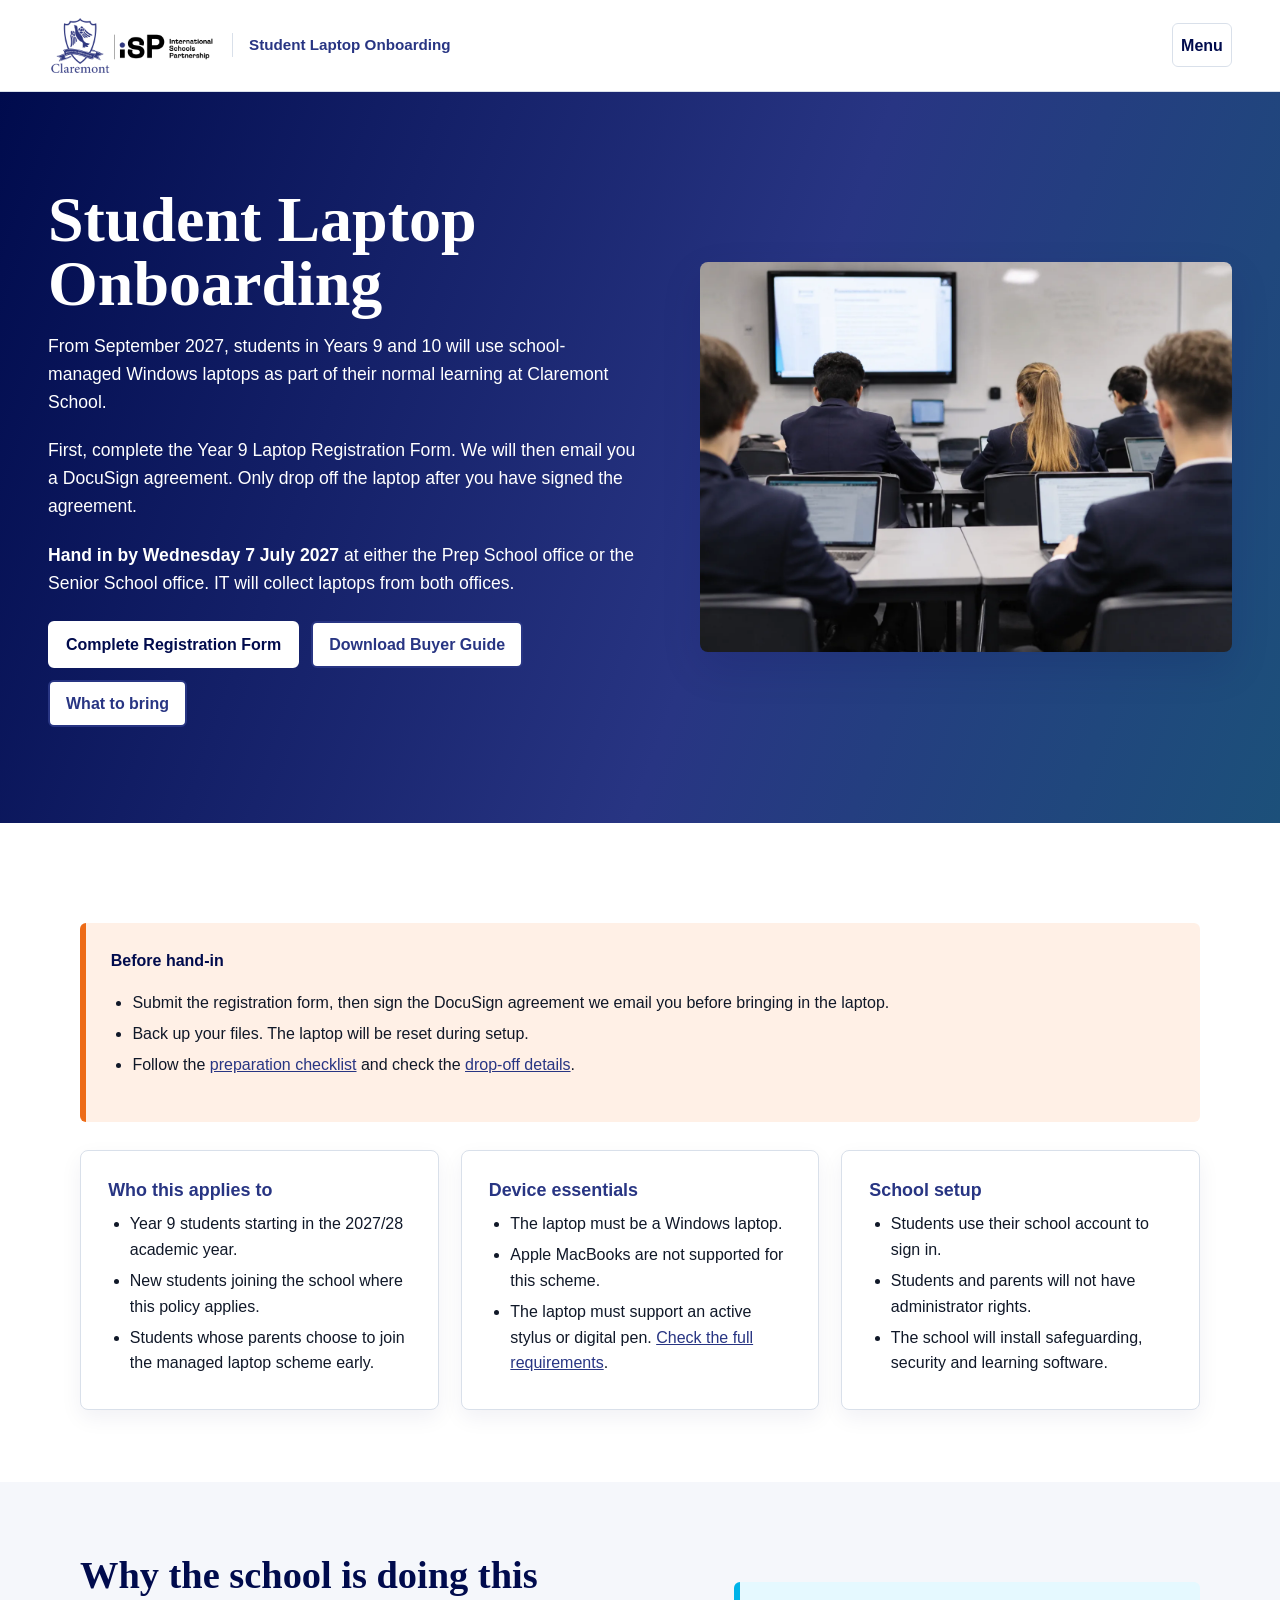
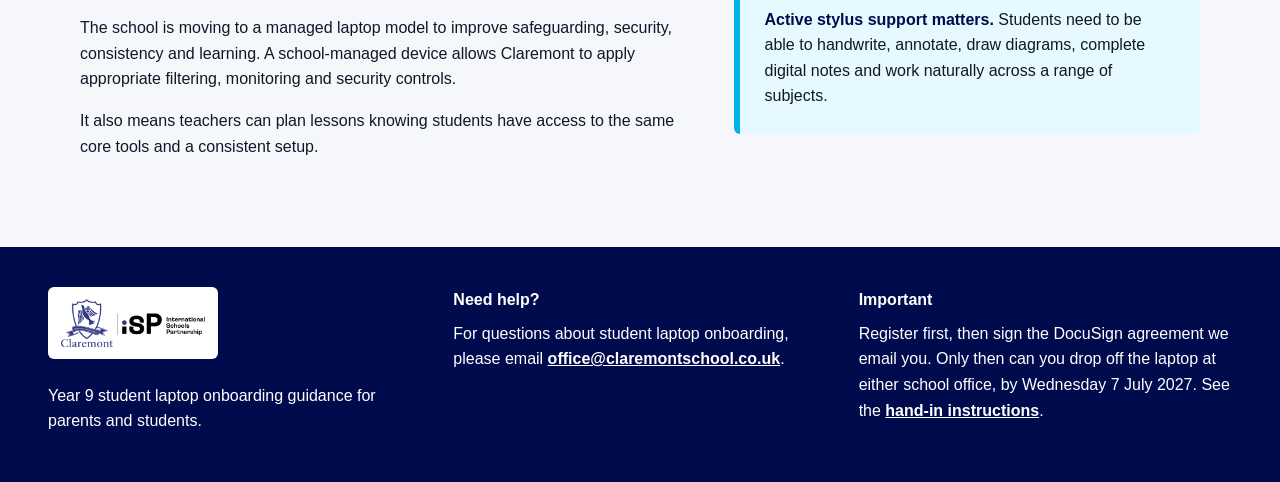
<file: index.html>
<!doctype html>
<html lang="en">
<head>
  <meta charset="utf-8">
  <meta name="viewport" content="width=device-width, initial-scale=1">
  <title>Student Laptop Onboarding | Claremont School</title>
  <meta name="description" content="Parent guidance for Year 9 student laptop onboarding at Claremont School.">
  <link rel="stylesheet" href="assets/css/styles.css?v=2027-1">
    <link rel="icon" href="/favicon.ico" sizes="any">
  <link rel="icon" type="image/png" sizes="32x32" href="assets/img/favicon-32.png">
  <link rel="apple-touch-icon" sizes="180x180" href="assets/img/favicon-180.png">
</head>
<body data-page="index">
  <a class="skip-link" href="#main">Skip to content</a>
  <div id="site-header"></div>
  <main id="main">
    <section class="hero">
      <div>
        <h1>Student Laptop Onboarding</h1>
        <p>From September 2027, students in Years 9 and 10 will use school-managed Windows laptops as part of their normal learning at Claremont School.</p>
        <p>First, complete the Year 9 Laptop Registration Form. We will then email you a DocuSign agreement. Only drop off the laptop after you have signed the agreement.</p>
        <p><strong>Hand in by Wednesday 7 July 2027</strong> at either the Prep School office or the Senior School office. IT will collect laptops from both offices.</p>
        <div class="button-row">
          <a class="button light" href="https://forms.gle/UaDsHBA8c6eCpv7M9" target="_blank" rel="noopener" aria-label="Complete the Year 9 Laptop Registration Form in a new tab">Complete Registration Form</a>
          <a class="button secondary" href="assets/files/Digital Device Buyer Guide.pdf">Download Buyer Guide</a>
          <a class="button secondary" href="before-hand-in.html">What to bring</a>
        </div>
      </div>
      <div class="hero-media">
        <img src="assets/img/classroom-laptops-wide.webp" alt="Claremont students using laptops in class">
      </div>
    </section>

    <section class="section">
      <div class="container">
        <div class="callout">
          <p><strong>Before hand-in</strong></p>
          <ul><li>Submit the registration form, then sign the DocuSign agreement we email you before bringing in the laptop.</li><li>Back up your files. The laptop will be reset during setup.</li><li>Follow the <a href="before-hand-in.html">preparation checklist</a> and check the <a href="hand-in-collection.html">drop-off details</a>.</li></ul>
        </div>
        <div class="grid">
          <article class="card">
            <h2 class="card-heading">Who this applies to</h2>
            <ul>
              <li>Year 9 students starting in the 2027/28 academic year.</li>
              <li>New students joining the school where this policy applies.</li>
              <li>Students whose parents choose to join the managed laptop scheme early.</li>
            </ul>
          </article>
          <article class="card">
            <h2 class="card-heading">Device essentials</h2>
            <ul>
              <li>The laptop must be a Windows laptop.</li>
              <li>Apple MacBooks are not supported for this scheme.</li>
              <li>The laptop must support an active stylus or digital pen. <a href="requirements.html">Check the full requirements</a>.</li>
            </ul>
          </article>
          <article class="card">
            <h2 class="card-heading">School setup</h2>
            <ul>
              <li>Students use their school account to sign in.</li>
              <li>Students and parents will not have administrator rights.</li>
              <li>The school will install safeguarding, security and learning software.</li>
            </ul>
          </article>
        </div>
      </div>
    </section>

    <section class="section soft">
      <div class="container two-col">
        <div>
          <h2>Why the school is doing this</h2>
          <p>The school is moving to a managed laptop model to improve safeguarding, security, consistency and learning. A school-managed device allows Claremont to apply appropriate filtering, monitoring and security controls.</p>
          <p>It also means teachers can plan lessons knowing students have access to the same core tools and a consistent setup.</p>
        </div>
        <aside class="callout blue">
          <p><strong>Active stylus support matters.</strong> Students need to be able to handwrite, annotate, draw diagrams, complete digital notes and work naturally across a range of subjects.</p>
        </aside>
      </div>
    </section>
  </main>
  <div id="site-footer"></div>
  <script src="assets/js/site.js?v=2027-1"></script>
  <!-- Cloudflare Web Analytics --><script defer src="https://static.cloudflareinsights.com/beacon.min.js" data-cf-beacon='{"token": "9001152f644d4d7d98a3fd15e24efbdc"}'></script><!-- End Cloudflare Web Analytics -->
</body>
</html>
</file>
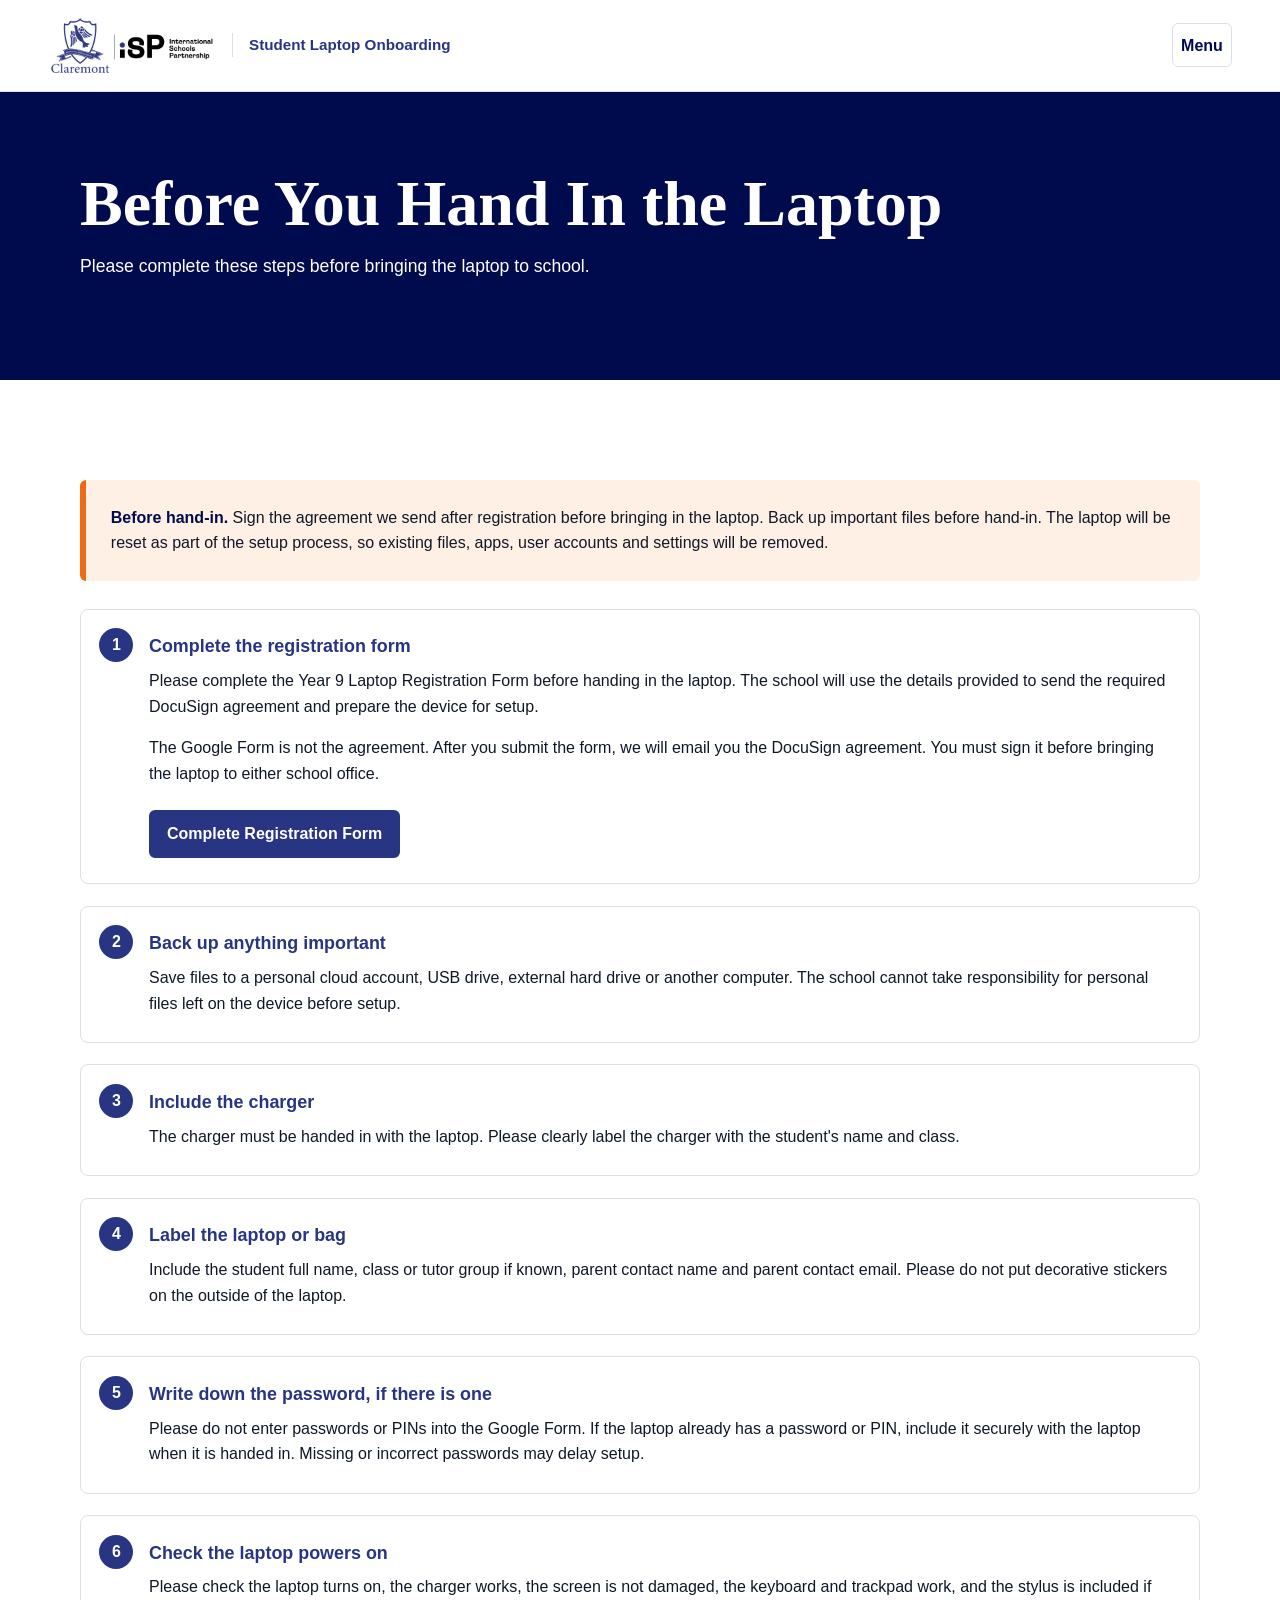
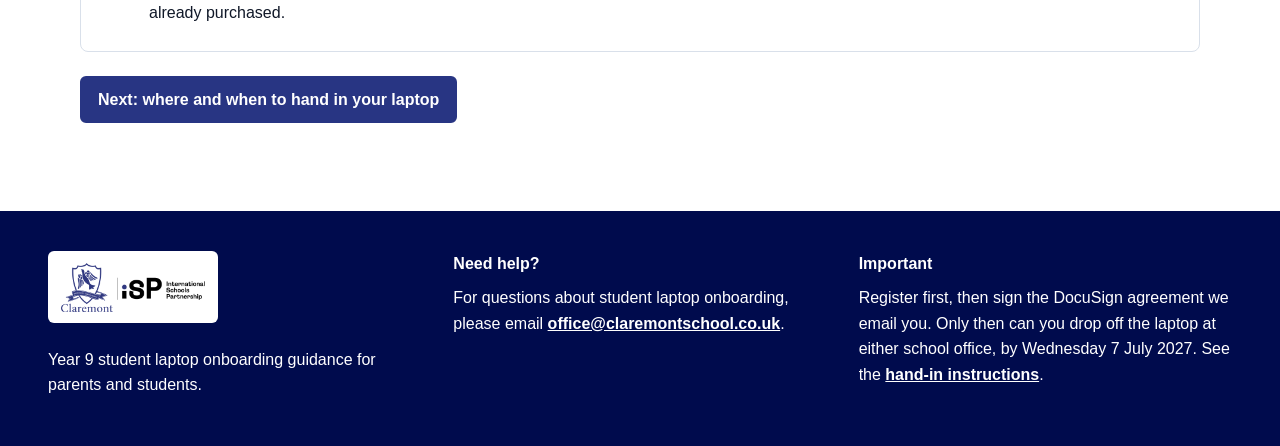
<file: before-hand-in.html>
<!doctype html>
<html lang="en">
<head>
  <meta charset="utf-8">
  <meta name="viewport" content="width=device-width, initial-scale=1">
  <title>Before You Hand In | Student Laptop Onboarding</title>
  <link rel="stylesheet" href="assets/css/styles.css?v=2027-1">
    <link rel="icon" href="/favicon.ico" sizes="any">
  <link rel="icon" type="image/png" sizes="32x32" href="assets/img/favicon-32.png">
  <link rel="apple-touch-icon" sizes="180x180" href="assets/img/favicon-180.png">
</head>
<body data-page="before">
  <a class="skip-link" href="#main">Skip to content</a>
  <div id="site-header"></div>
  <main id="main">
    <section class="page-hero">
      <div class="container">
        <h1>Before You Hand In the Laptop</h1>
        <p>Please complete these steps before bringing the laptop to school.</p>
      </div>
    </section>
    <section class="section">
      <div class="container">
        <div class="callout">
          <p><strong>Before hand-in.</strong> Sign the agreement we send after registration before bringing in the laptop. Back up important files before hand-in. The laptop will be reset as part of the setup process, so existing files, apps, user accounts and settings will be removed.</p>
        </div>
        <div class="timeline">
          <article class="step">
            <h2 class="card-heading">Complete the registration form</h2>
            <p>Please complete the Year 9 Laptop Registration Form before handing in the laptop. The school will use the details provided to send the required DocuSign agreement and prepare the device for setup.</p>
            <p>The Google Form is not the agreement. After you submit the form, we will email you the DocuSign agreement. You must sign it before bringing the laptop to either school office.</p>
            <div class="button-row">
              <a class="button" href="https://forms.gle/UaDsHBA8c6eCpv7M9" target="_blank" rel="noopener" aria-label="Complete the Year 9 Laptop Registration Form in a new tab">Complete Registration Form</a>
            </div>
          </article>
          <article class="step">
            <h2 class="card-heading">Back up anything important</h2>
            <p>Save files to a personal cloud account, USB drive, external hard drive or another computer. The school cannot take responsibility for personal files left on the device before setup.</p>
          </article>
          <article class="step">
            <h2 class="card-heading">Include the charger</h2>
            <p>The charger must be handed in with the laptop. Please clearly label the charger with the student's name and class.</p>
          </article>
          <article class="step">
            <h2 class="card-heading">Label the laptop or bag</h2>
            <p>Include the student full name, class or tutor group if known, parent contact name and parent contact email. Please do not put decorative stickers on the outside of the laptop.</p>
          </article>
          <article class="step">
            <h2 class="card-heading">Write down the password, if there is one</h2>
            <p>Please do not enter passwords or PINs into the Google Form. If the laptop already has a password or PIN, include it securely with the laptop when it is handed in. Missing or incorrect passwords may delay setup.</p>
          </article>
          <article class="step">
            <h2 class="card-heading">Check the laptop powers on</h2>
            <p>Please check the laptop turns on, the charger works, the screen is not damaged, the keyboard and trackpad work, and the stylus is included if already purchased.</p>
          </article>
        </div>
        <p class="button-row"><a class="button" href="hand-in-collection.html">Next: where and when to hand in your laptop</a></p>
      </div>
    </section>
  </main>
  <div id="site-footer"></div>
  <script src="assets/js/site.js?v=2027-1"></script>
  <!-- Cloudflare Web Analytics --><script defer src="https://static.cloudflareinsights.com/beacon.min.js" data-cf-beacon='{"token": "9001152f644d4d7d98a3fd15e24efbdc"}'></script><!-- End Cloudflare Web Analytics -->
</body>
</html>
</file>
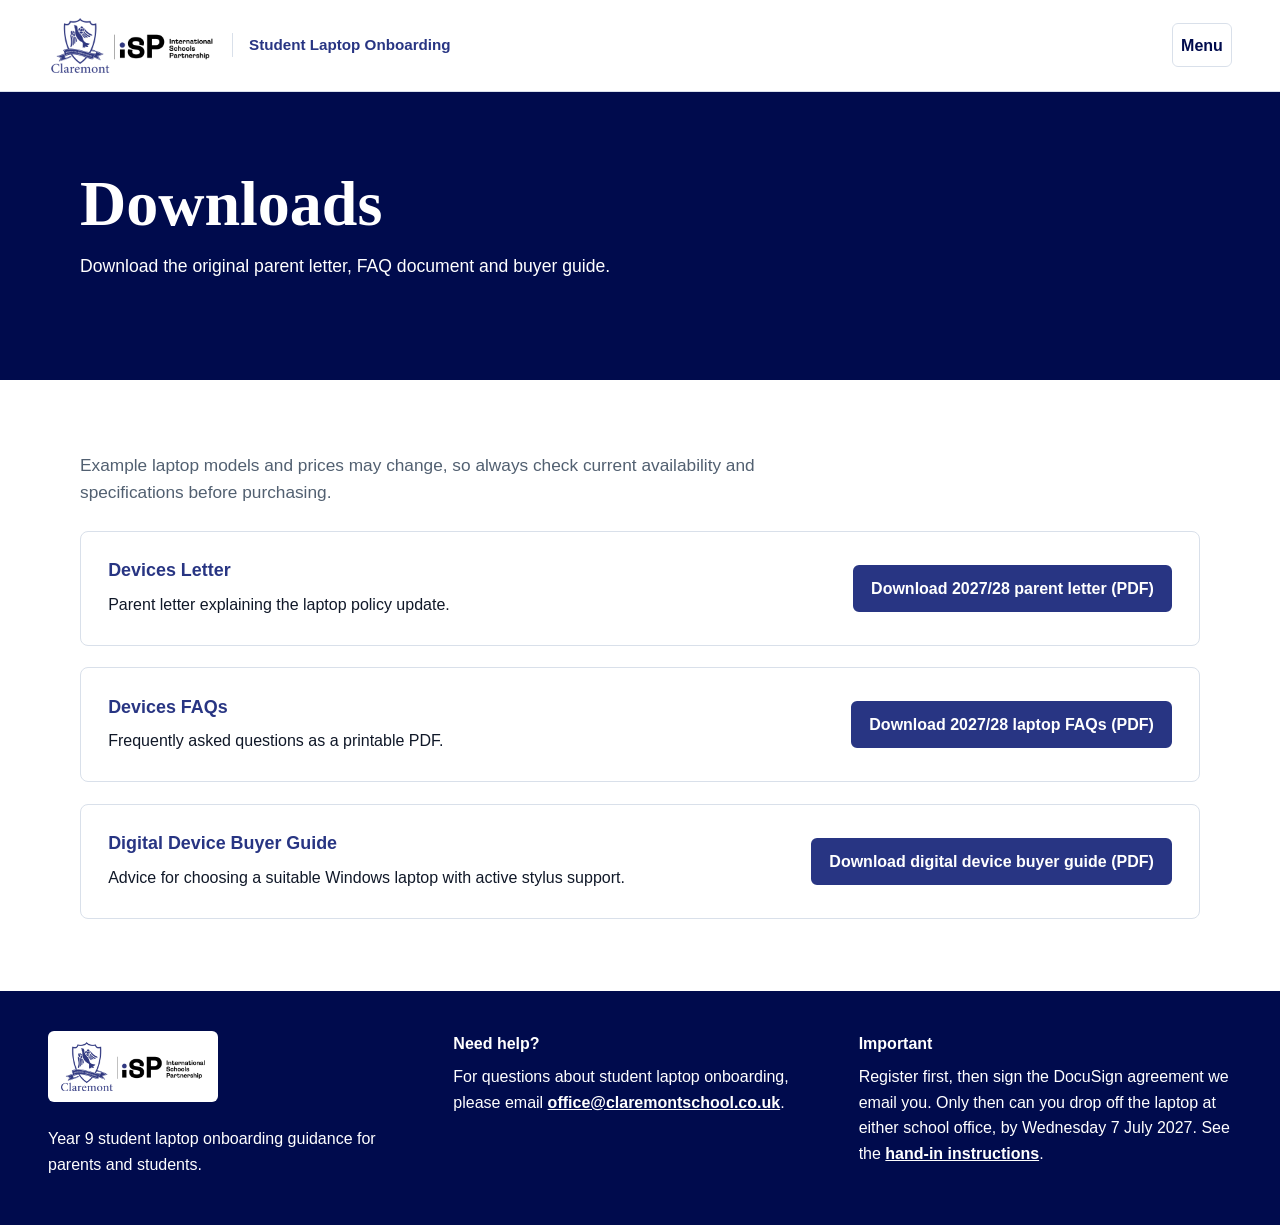
<file: downloads.html>
<!doctype html>
<html lang="en">
<head>
  <meta charset="utf-8">
  <meta name="viewport" content="width=device-width, initial-scale=1">
  <title>Downloads | Student Laptop Onboarding</title>
  <link rel="stylesheet" href="assets/css/styles.css?v=2027-1">
    <link rel="icon" href="/favicon.ico" sizes="any">
  <link rel="icon" type="image/png" sizes="32x32" href="assets/img/favicon-32.png">
  <link rel="apple-touch-icon" sizes="180x180" href="assets/img/favicon-180.png">
</head>
<body data-page="downloads">
  <a class="skip-link" href="#main">Skip to content</a>
  <div id="site-header"></div>
  <main id="main">
    <section class="page-hero">
      <div class="container">
        <h1>Downloads</h1>
        <p>Download the original parent letter, FAQ document and buyer guide.</p>
      </div>
    </section>
    <section class="section">
      <div class="container">
        <p class="lead">Example laptop models and prices may change, so always check current availability and specifications before purchasing.</p>
        <div class="download-list">
          <article class="download-item">
            <div><h2 class="card-heading">Devices Letter</h2><p>Parent letter explaining the laptop policy update.</p></div>
            <a class="button" href="assets/files/Devices Letter.pdf?v=2027-2">Download 2027/28 parent letter (PDF)</a>
          </article>
          <article class="download-item">
            <div><h2 class="card-heading">Devices FAQs</h2><p>Frequently asked questions as a printable PDF.</p></div>
            <a class="button" href="assets/files/Devices FAQs.pdf?v=2027-2">Download 2027/28 laptop FAQs (PDF)</a>
          </article>
          <article class="download-item">
            <div><h2 class="card-heading">Digital Device Buyer Guide</h2><p>Advice for choosing a suitable Windows laptop with active stylus support.</p></div>
            <a class="button" href="assets/files/Digital Device Buyer Guide.pdf">Download digital device buyer guide (PDF)</a>
          </article>
        </div>
      </div>
    </section>
  </main>
  <div id="site-footer"></div>
  <script src="assets/js/site.js?v=2027-1"></script>
  <!-- Cloudflare Web Analytics --><script defer src="https://static.cloudflareinsights.com/beacon.min.js" data-cf-beacon='{"token": "9001152f644d4d7d98a3fd15e24efbdc"}'></script><!-- End Cloudflare Web Analytics -->
</body>
</html>
</file>
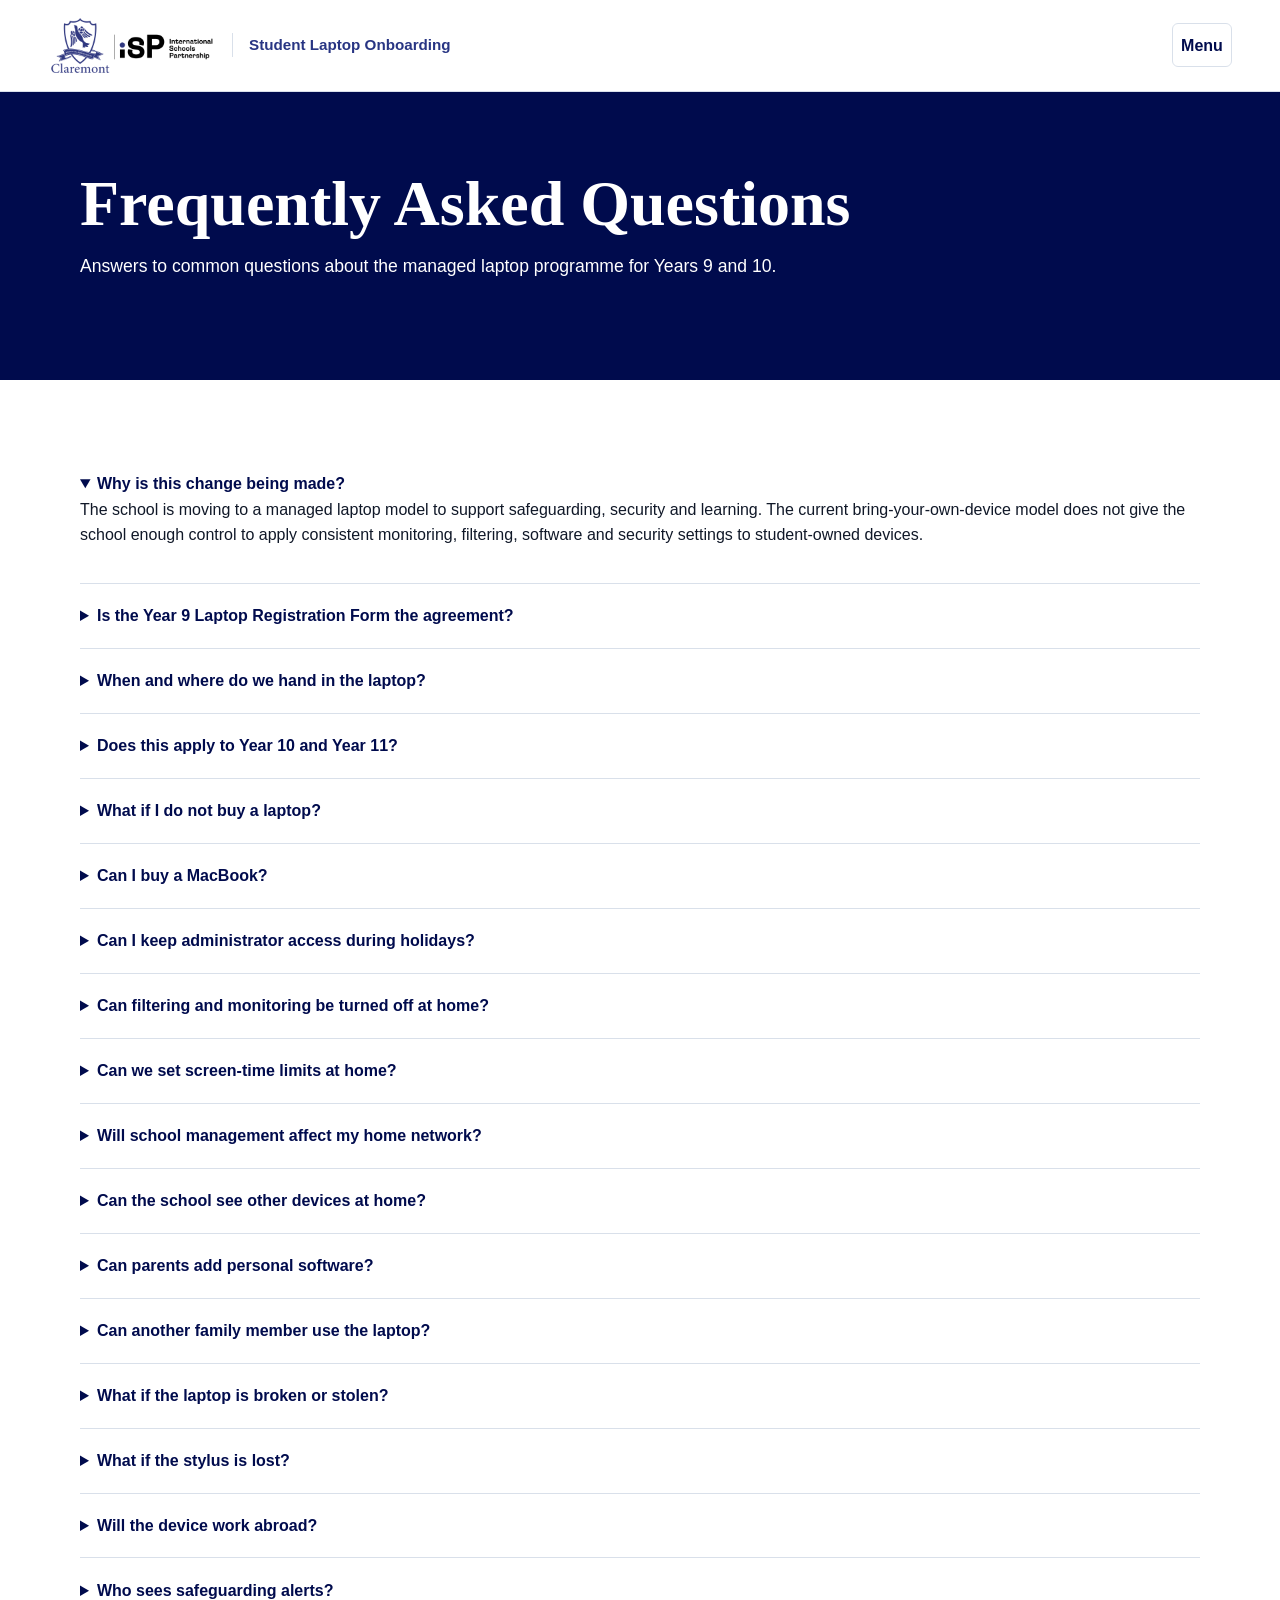
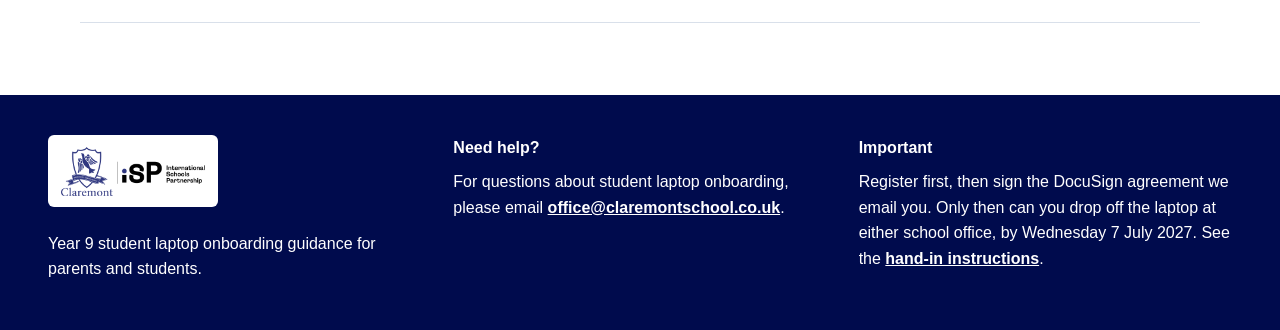
<file: faqs.html>
<!doctype html>
<html lang="en">
<head>
  <meta charset="utf-8">
  <meta name="viewport" content="width=device-width, initial-scale=1">
  <title>FAQs | Student Laptop Onboarding</title>
  <link rel="stylesheet" href="assets/css/styles.css?v=2027-1">
    <link rel="icon" href="/favicon.ico" sizes="any">
  <link rel="icon" type="image/png" sizes="32x32" href="assets/img/favicon-32.png">
  <link rel="apple-touch-icon" sizes="180x180" href="assets/img/favicon-180.png">
</head>
<body data-page="faqs">
  <a class="skip-link" href="#main">Skip to content</a>
  <div id="site-header"></div>
  <main id="main">
    <section class="page-hero">
      <div class="container">
        <h1>Frequently Asked Questions</h1>
        <p>Answers to common questions about the managed laptop programme for Years 9 and 10.</p>
      </div>
    </section>
    <section class="section">
      <div class="container faq-list">
        <details open><summary>Why is this change being made?</summary><p>The school is moving to a managed laptop model to support safeguarding, security and learning. The current bring-your-own-device model does not give the school enough control to apply consistent monitoring, filtering, software and security settings to student-owned devices.</p></details>
        <details><summary>Is the Year 9 Laptop Registration Form the agreement?</summary><p>No. The form registers the laptop and starts the DocuSign agreement process. After you submit the form, we will email you the DocuSign agreement. You must sign it before bringing the laptop to either school office.</p></details>
        <details><summary>When and where do we hand in the laptop?</summary><p>After you have signed the DocuSign agreement, bring the laptop and charger to either the Prep School office or the Senior School office by Wednesday 7 July 2027. IT will collect laptops from both offices. See the <a href="hand-in-collection.html">hand-in and collection instructions</a>.</p></details>
        <details><summary>Does this apply to Year 10 and Year 11?</summary><p>The programme is being rolled out year by year. For 2027/28, it applies to Years 9 and 10. Year 11 is not included in that academic year. In later years it will continue to roll forward so that more year groups are covered.</p></details>
        <details><summary>What if I do not buy a laptop?</summary><p>Only school-managed laptops will be allowed for classroom use in Years 9 and 10. A limited number of school devices may be available outside exam periods, but availability cannot be guaranteed.</p></details>
        <details><summary>Can I buy a MacBook?</summary><p>No. This scheme requires a Windows laptop.</p></details>
        <details><summary>Can I keep administrator access during holidays?</summary><p>No. Administrator access cannot be provided while the laptop is school-managed.</p></details>
        <details><summary>Can filtering and monitoring be turned off at home?</summary><p>No. Filtering and monitoring remain active while the laptop is managed by the school.</p></details>
        <details><summary>Can we set screen-time limits at home?</summary><p>The school-managed setup does not currently allow parents to set screen-time limits directly on the laptop. Claremont manages the device for school use, including security, safeguarding, filtering and updates. At home, we recommend families agree clear routines around laptop use and, where needed, use home broadband/router parental controls to manage internet access times.</p></details>
        <details><summary>Will school management affect my home network?</summary><p>No. School management applies to the laptop, not to the home network. It will not change your router, Wi-Fi settings or other household devices.</p></details>
        <details><summary>Can the school see other devices at home?</summary><p>No. School tools installed on the laptop do not scan or access other devices on the home network.</p></details>
        <details><summary>Can parents add personal software?</summary><p>No, not while the device is school-managed. Only approved software can be installed.</p></details>
        <details><summary>Can another family member use the laptop?</summary><p>Only school-issued accounts can be used while the laptop is school-managed. Personal or non-school accounts cannot be added.</p></details>
        <details><summary>What if the laptop is broken or stolen?</summary><p>Parents remain responsible for hardware care, repair, loss and theft. The school may investigate where appropriate and can support with software setup once the device is repaired or replaced.</p></details>
        <details><summary>What if the stylus is lost?</summary><p>Parents are responsible for replacing lost or damaged stylus pens.</p></details>
        <details><summary>Will the device work abroad?</summary><p>Yes, provided it has an internet connection. School services and safeguarding tools should continue to work when the laptop is used abroad.</p></details>
        <details><summary>Who sees safeguarding alerts?</summary><p>Safeguarding alerts are seen by the Designated Safeguarding Leaders and authorised safeguarding staff. The IT team does not review safeguarding content unless asked to support a safeguarding concern.</p></details>
      </div>
    </section>
  </main>
  <div id="site-footer"></div>
  <script src="assets/js/site.js?v=2027-1"></script>
  <!-- Cloudflare Web Analytics --><script defer src="https://static.cloudflareinsights.com/beacon.min.js" data-cf-beacon='{"token": "9001152f644d4d7d98a3fd15e24efbdc"}'></script><!-- End Cloudflare Web Analytics -->
</body>
</html>
</file>
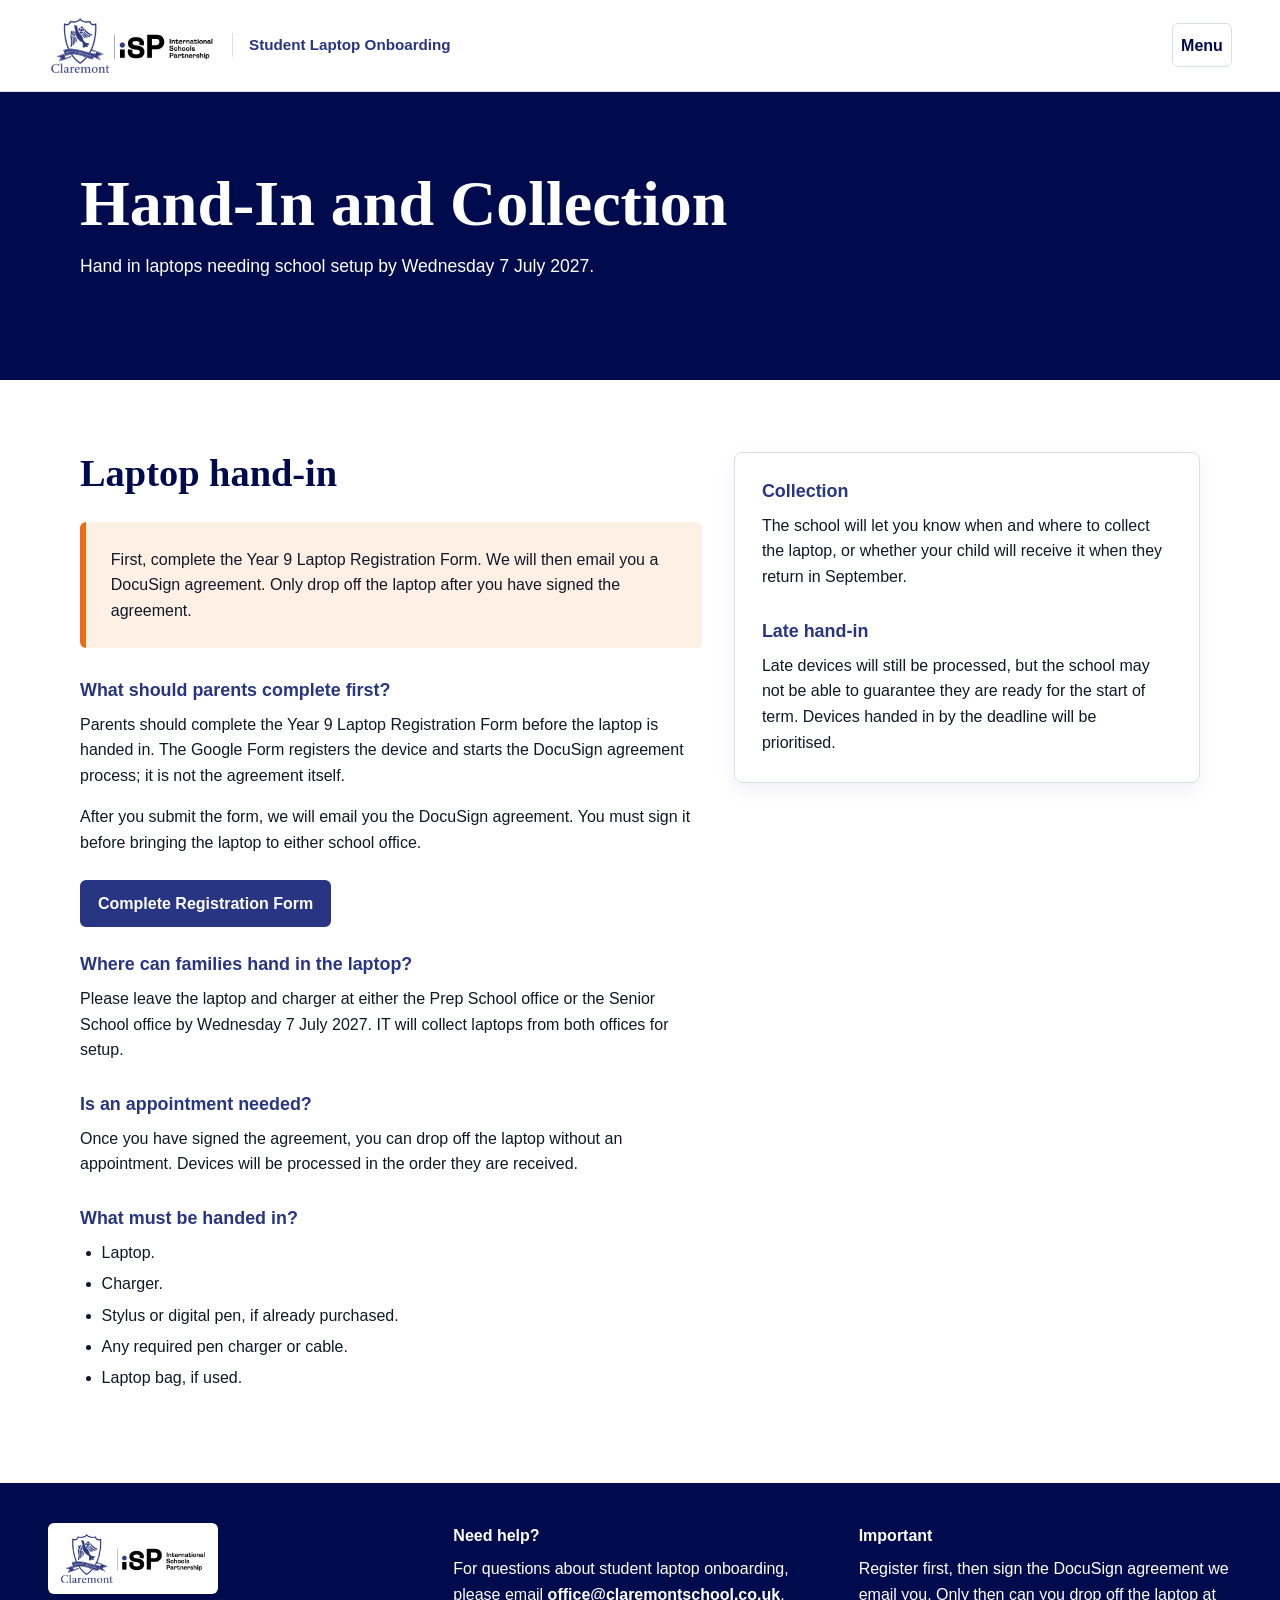
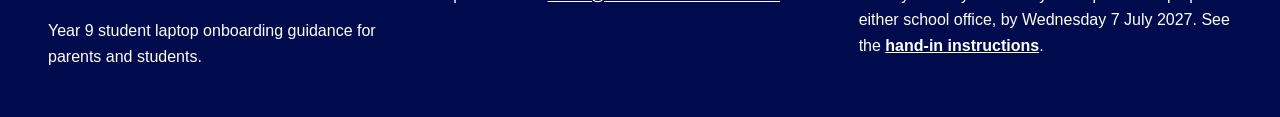
<file: hand-in-collection.html>
<!doctype html>
<html lang="en">
<head>
  <meta charset="utf-8">
  <meta name="viewport" content="width=device-width, initial-scale=1">
  <title>Hand-In and Collection | Student Laptop Onboarding</title>
  <link rel="stylesheet" href="assets/css/styles.css?v=2027-1">
    <link rel="icon" href="/favicon.ico" sizes="any">
  <link rel="icon" type="image/png" sizes="32x32" href="assets/img/favicon-32.png">
  <link rel="apple-touch-icon" sizes="180x180" href="assets/img/favicon-180.png">
</head>
<body data-page="handin">
  <a class="skip-link" href="#main">Skip to content</a>
  <div id="site-header"></div>
  <main id="main">
    <section class="page-hero">
      <div class="container">
        <h1>Hand-In and Collection</h1>
        <p>Hand in laptops needing school setup by Wednesday 7 July 2027.</p>
      </div>
    </section>
    <section class="section">
      <div class="container two-col">
        <div>
          <h2>Laptop hand-in</h2>
          <div class="callout">
            <p>First, complete the Year 9 Laptop Registration Form. We will then email you a DocuSign agreement. Only drop off the laptop after you have signed the agreement.</p>
          </div>
          <h3>What should parents complete first?</h3>
          <p>Parents should complete the Year 9 Laptop Registration Form before the laptop is handed in. The Google Form registers the device and starts the DocuSign agreement process; it is not the agreement itself.</p>
          <p>After you submit the form, we will email you the DocuSign agreement. You must sign it before bringing the laptop to either school office.</p>
          <div class="button-row">
            <a class="button" href="https://forms.gle/UaDsHBA8c6eCpv7M9" target="_blank" rel="noopener" aria-label="Complete the Year 9 Laptop Registration Form in a new tab">Complete Registration Form</a>
          </div>
          <h3>Where can families hand in the laptop?</h3>
          <p>Please leave the laptop and charger at either the Prep School office or the Senior School office by Wednesday 7 July 2027. IT will collect laptops from both offices for setup.</p>
          <h3>Is an appointment needed?</h3>
          <p>Once you have signed the agreement, you can drop off the laptop without an appointment. Devices will be processed in the order they are received.</p>
          <h3>What must be handed in?</h3>
          <ul>
            <li>Laptop.</li>
            <li>Charger.</li>
            <li>Stylus or digital pen, if already purchased.</li>
            <li>Any required pen charger or cable.</li>
            <li>Laptop bag, if used.</li>
          </ul>
        </div>
        <aside class="card">
          <h3>Collection</h3>
          <p>The school will let you know when and where to collect the laptop, or whether your child will receive it when they return in September.</p>
          <h3>Late hand-in</h3>
          <p>Late devices will still be processed, but the school may not be able to guarantee they are ready for the start of term. Devices handed in by the deadline will be prioritised.</p>
        </aside>
      </div>
    </section>
  </main>
  <div id="site-footer"></div>
  <script src="assets/js/site.js?v=2027-1"></script>
  <!-- Cloudflare Web Analytics --><script defer src="https://static.cloudflareinsights.com/beacon.min.js" data-cf-beacon='{"token": "9001152f644d4d7d98a3fd15e24efbdc"}'></script><!-- End Cloudflare Web Analytics -->
</body>
</html>
</file>
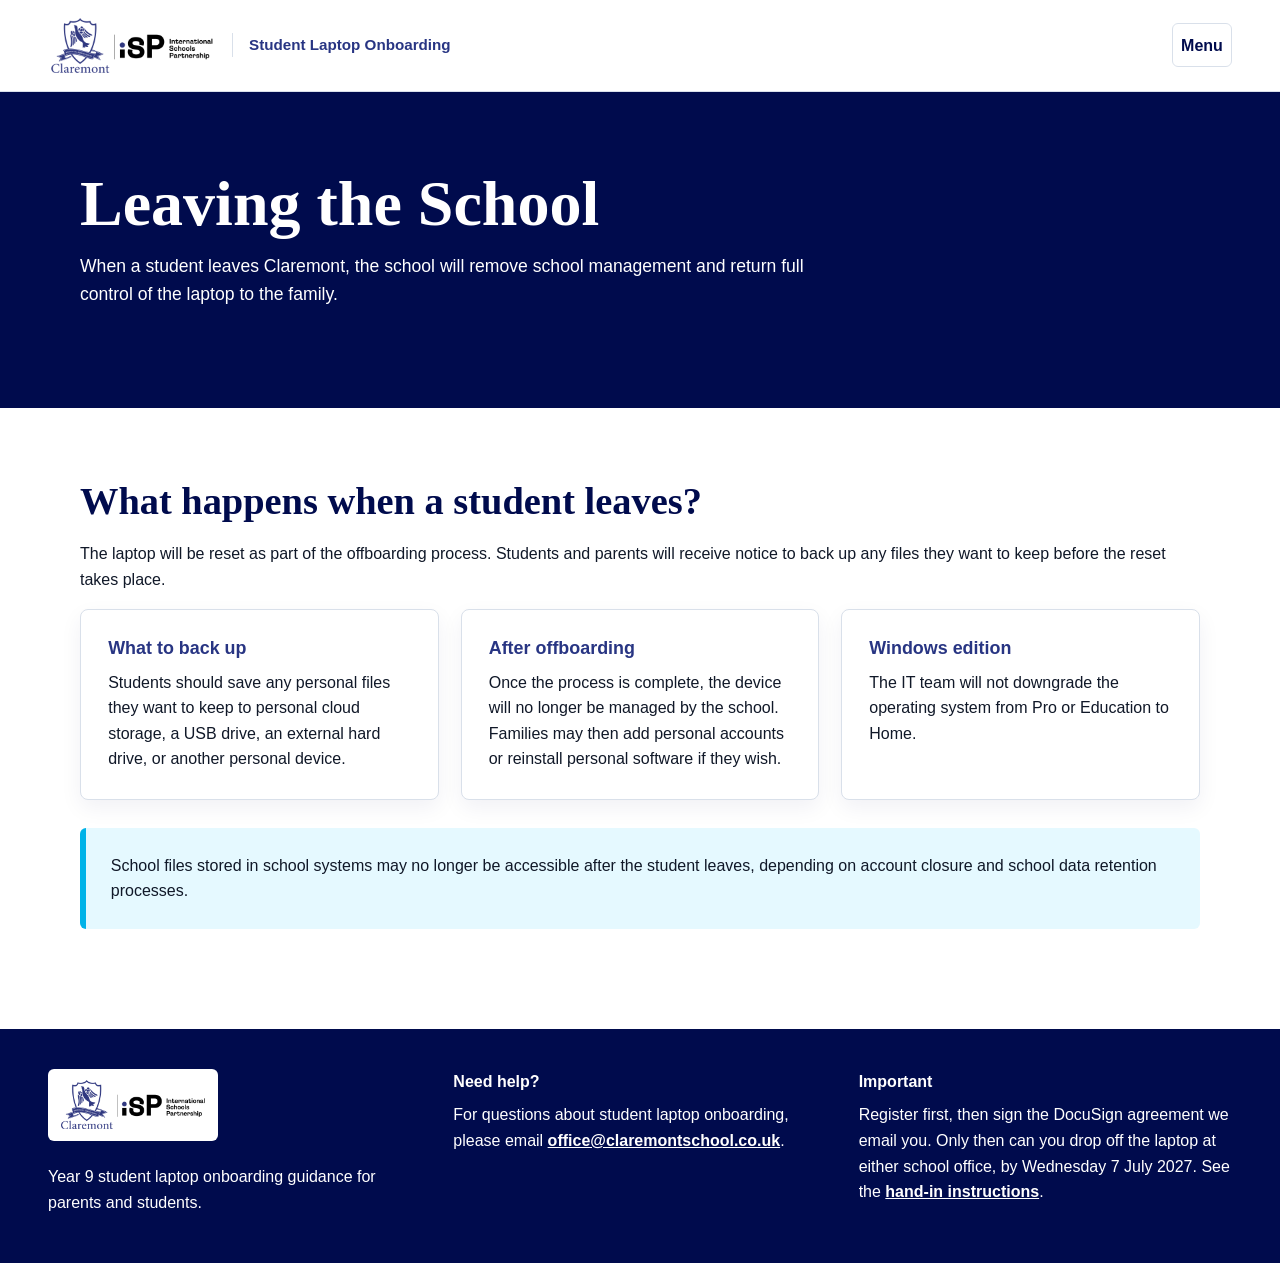
<file: leaving-school.html>
<!doctype html>
<html lang="en">
<head>
  <meta charset="utf-8">
  <meta name="viewport" content="width=device-width, initial-scale=1">
  <title>Leaving the School | Student Laptop Onboarding</title>
  <link rel="stylesheet" href="assets/css/styles.css?v=2027-1">
    <link rel="icon" href="/favicon.ico" sizes="any">
  <link rel="icon" type="image/png" sizes="32x32" href="assets/img/favicon-32.png">
  <link rel="apple-touch-icon" sizes="180x180" href="assets/img/favicon-180.png">
</head>
<body data-page="leaving">
  <a class="skip-link" href="#main">Skip to content</a>
  <div id="site-header"></div>
  <main id="main">
    <section class="page-hero">
      <div class="container">
        <h1>Leaving the School</h1>
        <p>When a student leaves Claremont, the school will remove school management and return full control of the laptop to the family.</p>
      </div>
    </section>
    <section class="section">
      <div class="container">
        <h2>What happens when a student leaves?</h2>
        <p>The laptop will be reset as part of the offboarding process. Students and parents will receive notice to back up any files they want to keep before the reset takes place.</p>
        <div class="grid">
          <article class="card">
            <h3>What to back up</h3>
            <p>Students should save any personal files they want to keep to personal cloud storage, a USB drive, an external hard drive, or another personal device.</p>
          </article>
          <article class="card">
            <h3>After offboarding</h3>
            <p>Once the process is complete, the device will no longer be managed by the school. Families may then add personal accounts or reinstall personal software if they wish.</p>
          </article>
          <article class="card">
            <h3>Windows edition</h3>
            <p>The IT team will not downgrade the operating system from Pro or Education to Home.</p>
          </article>
        </div>
        <div class="callout blue">
          <p>School files stored in school systems may no longer be accessible after the student leaves, depending on account closure and school data retention processes.</p>
        </div>
      </div>
    </section>
  </main>
  <div id="site-footer"></div>
  <script src="assets/js/site.js?v=2027-1"></script>
  <!-- Cloudflare Web Analytics --><script defer src="https://static.cloudflareinsights.com/beacon.min.js" data-cf-beacon='{"token": "9001152f644d4d7d98a3fd15e24efbdc"}'></script><!-- End Cloudflare Web Analytics -->
</body>
</html>
</file>
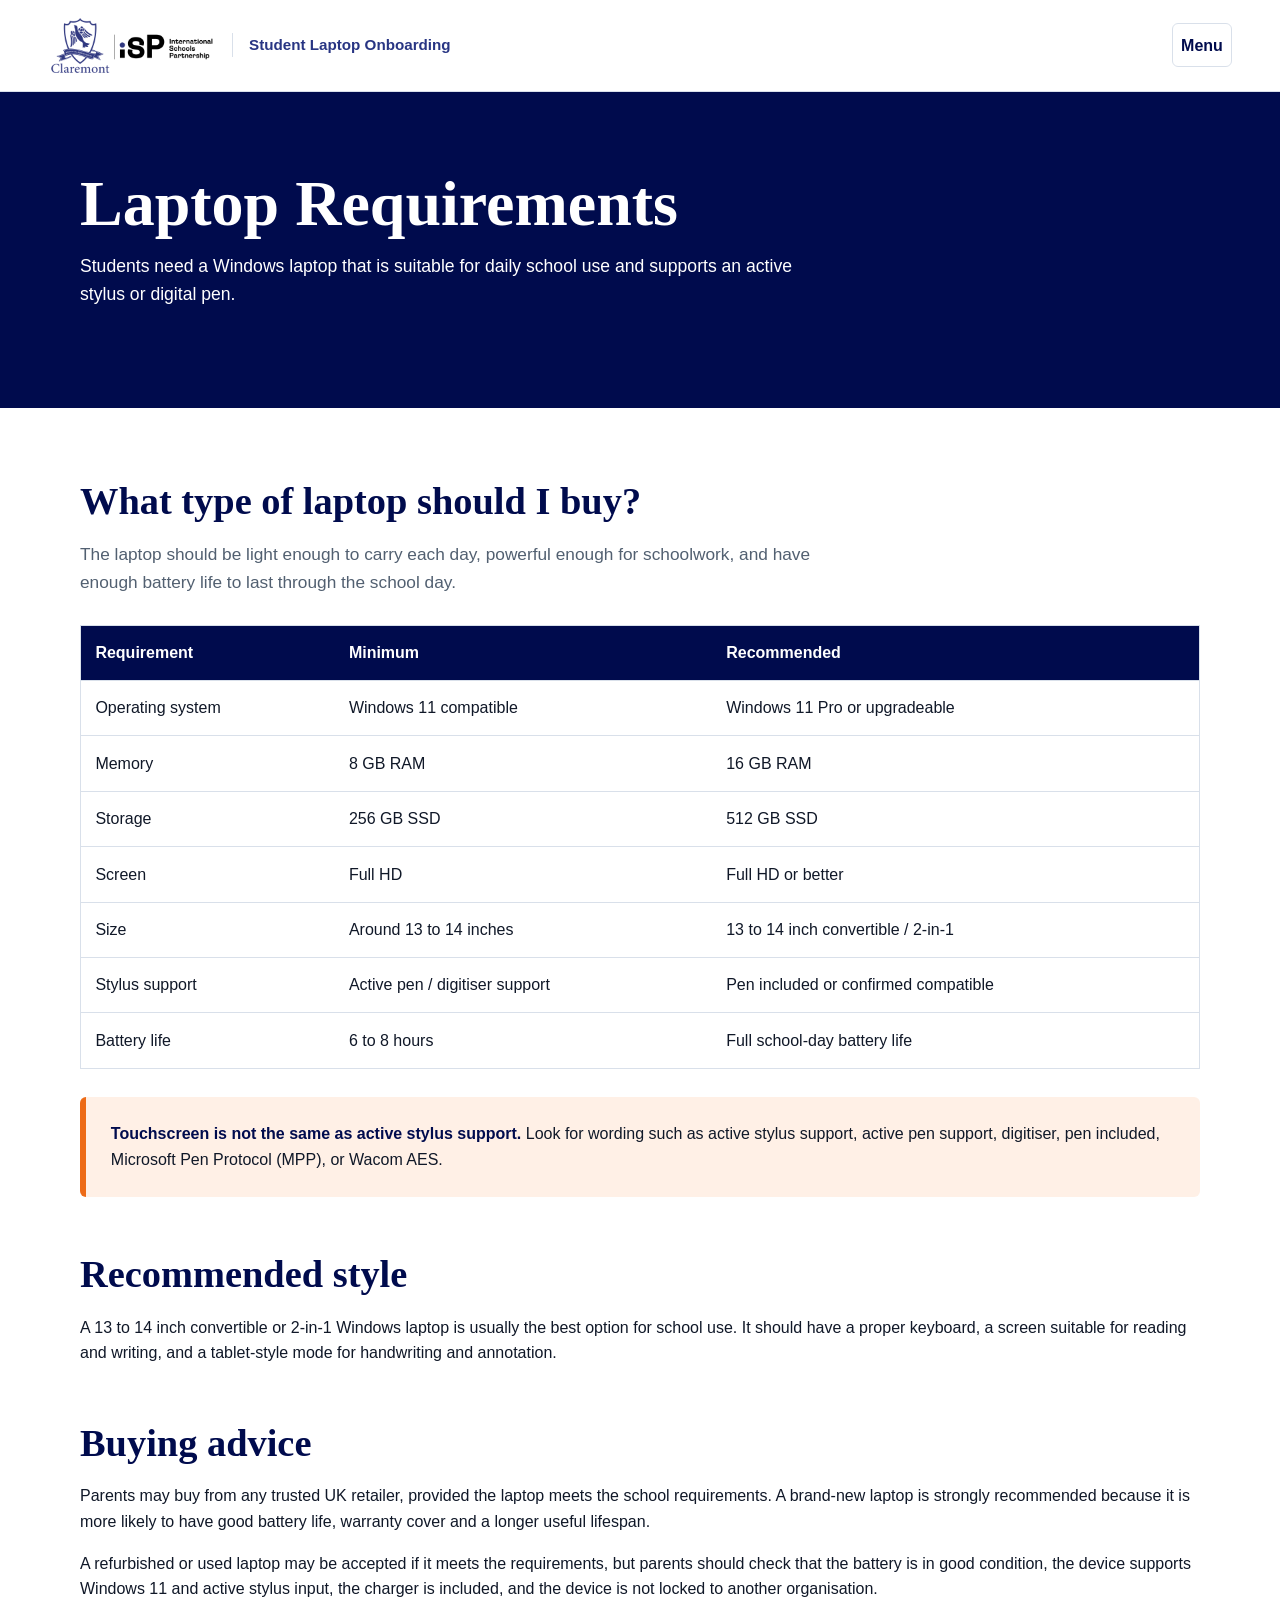
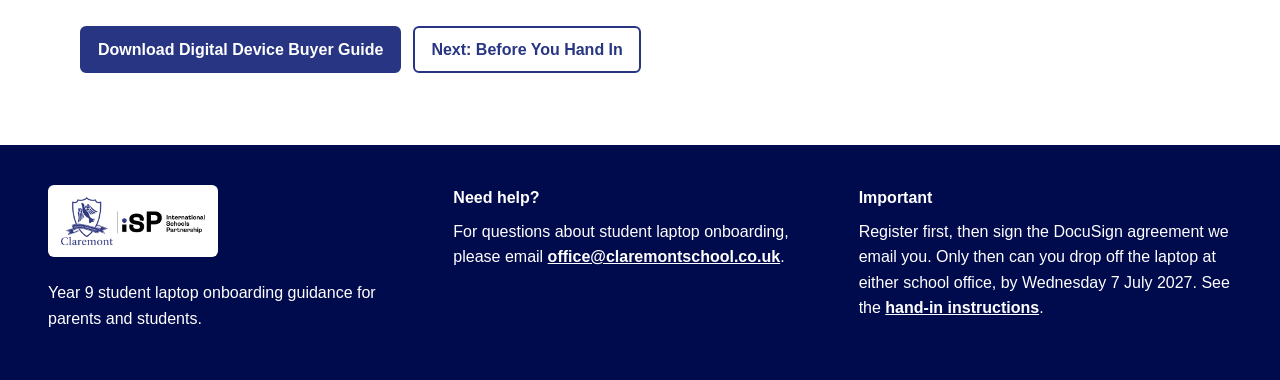
<file: requirements.html>
<!doctype html>
<html lang="en">
<head>
  <meta charset="utf-8">
  <meta name="viewport" content="width=device-width, initial-scale=1">
  <title>Laptop Requirements | Student Laptop Onboarding</title>
  <link rel="stylesheet" href="assets/css/styles.css?v=2027-1">
    <link rel="icon" href="/favicon.ico" sizes="any">
  <link rel="icon" type="image/png" sizes="32x32" href="assets/img/favicon-32.png">
  <link rel="apple-touch-icon" sizes="180x180" href="assets/img/favicon-180.png">
</head>
<body data-page="requirements">
  <a class="skip-link" href="#main">Skip to content</a>
  <div id="site-header"></div>
  <main id="main">
    <section class="page-hero">
      <div class="container">
        <h1>Laptop Requirements</h1>
        <p>Students need a Windows laptop that is suitable for daily school use and supports an active stylus or digital pen.</p>
      </div>
    </section>
    <section class="section">
      <div class="container">
        <h2>What type of laptop should I buy?</h2>
        <p class="lead">The laptop should be light enough to carry each day, powerful enough for schoolwork, and have enough battery life to last through the school day.</p>
        <table class="requirements-table">
          <thead><tr><th>Requirement</th><th>Minimum</th><th>Recommended</th></tr></thead>
          <tbody>
            <tr><td data-label="Requirement">Operating system</td><td data-label="Minimum">Windows 11 compatible</td><td data-label="Recommended">Windows 11 Pro or upgradeable</td></tr>
            <tr><td data-label="Requirement">Memory</td><td data-label="Minimum">8 GB RAM</td><td data-label="Recommended">16 GB RAM</td></tr>
            <tr><td data-label="Requirement">Storage</td><td data-label="Minimum">256 GB SSD</td><td data-label="Recommended">512 GB SSD</td></tr>
            <tr><td data-label="Requirement">Screen</td><td data-label="Minimum">Full HD</td><td data-label="Recommended">Full HD or better</td></tr>
            <tr><td data-label="Requirement">Size</td><td data-label="Minimum">Around 13 to 14 inches</td><td data-label="Recommended">13 to 14 inch convertible / 2-in-1</td></tr>
            <tr><td data-label="Requirement">Stylus support</td><td data-label="Minimum">Active pen / digitiser support</td><td data-label="Recommended">Pen included or confirmed compatible</td></tr>
            <tr><td data-label="Requirement">Battery life</td><td data-label="Minimum">6 to 8 hours</td><td data-label="Recommended">Full school-day battery life</td></tr>
          </tbody>
        </table>
        <div class="callout">
          <p><strong>Touchscreen is not the same as active stylus support.</strong> Look for wording such as active stylus support, active pen support, digitiser, pen included, Microsoft Pen Protocol (MPP), or Wacom AES.</p>
        </div>
        <h2>Recommended style</h2>
        <p>A 13 to 14 inch convertible or 2-in-1 Windows laptop is usually the best option for school use. It should have a proper keyboard, a screen suitable for reading and writing, and a tablet-style mode for handwriting and annotation.</p>
        <h2>Buying advice</h2>
        <p>Parents may buy from any trusted UK retailer, provided the laptop meets the school requirements. A brand-new laptop is strongly recommended because it is more likely to have good battery life, warranty cover and a longer useful lifespan.</p>
        <p>A refurbished or used laptop may be accepted if it meets the requirements, but parents should check that the battery is in good condition, the device supports Windows 11 and active stylus input, the charger is included, and the device is not locked to another organisation.</p>
        <div class="button-row">
          <a class="button" href="assets/files/Digital Device Buyer Guide.pdf">Download Digital Device Buyer Guide</a>
          <a class="button secondary" href="before-hand-in.html">Next: Before You Hand In</a>
        </div>
      </div>
    </section>
  </main>
  <div id="site-footer"></div>
  <script src="assets/js/site.js?v=2027-1"></script>
  <!-- Cloudflare Web Analytics --><script defer src="https://static.cloudflareinsights.com/beacon.min.js" data-cf-beacon='{"token": "9001152f644d4d7d98a3fd15e24efbdc"}'></script><!-- End Cloudflare Web Analytics -->
</body>
</html>
</file>
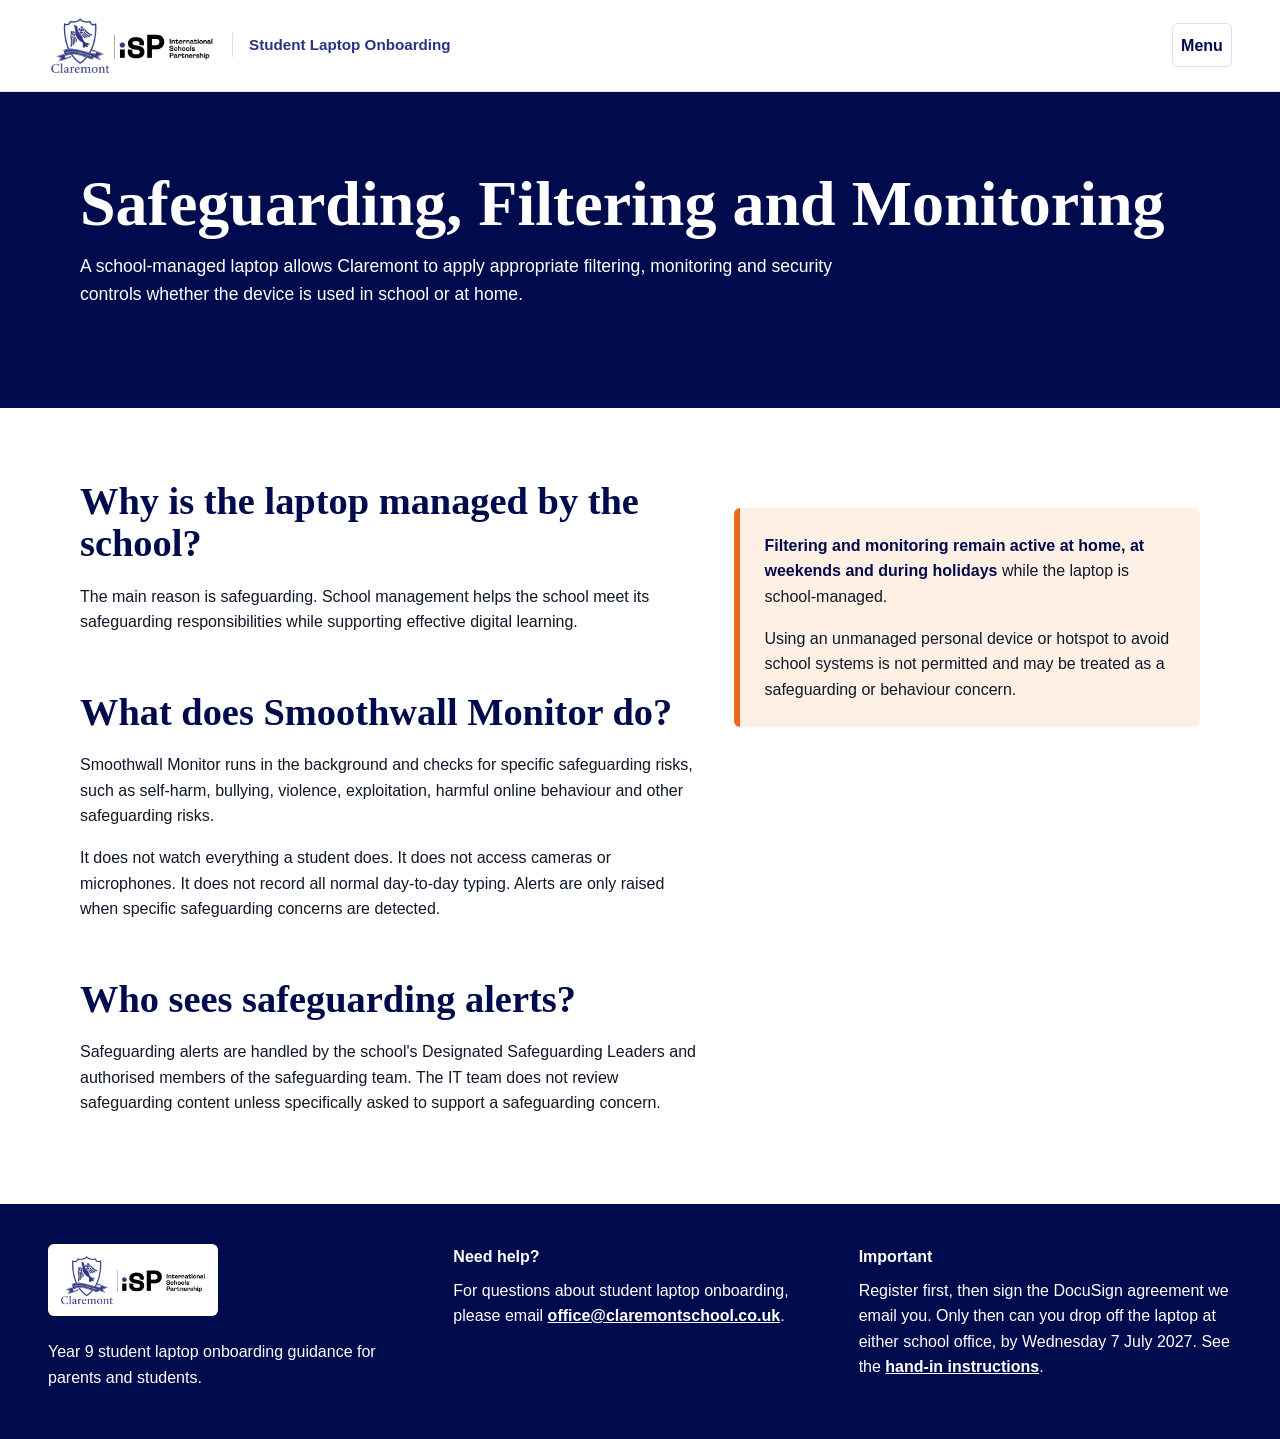
<file: safeguarding.html>
<!doctype html>
<html lang="en">
<head>
  <meta charset="utf-8">
  <meta name="viewport" content="width=device-width, initial-scale=1">
  <title>Safeguarding, Filtering and Monitoring | Student Laptop Onboarding</title>
  <link rel="stylesheet" href="assets/css/styles.css?v=2027-1">
    <link rel="icon" href="/favicon.ico" sizes="any">
  <link rel="icon" type="image/png" sizes="32x32" href="assets/img/favicon-32.png">
  <link rel="apple-touch-icon" sizes="180x180" href="assets/img/favicon-180.png">
</head>
<body data-page="safeguarding">
  <a class="skip-link" href="#main">Skip to content</a>
  <div id="site-header"></div>
  <main id="main">
    <section class="page-hero">
      <div class="container">
        <h1>Safeguarding, Filtering and Monitoring</h1>
        <p>A school-managed laptop allows Claremont to apply appropriate filtering, monitoring and security controls whether the device is used in school or at home.</p>
      </div>
    </section>
    <section class="section">
      <div class="container two-col">
        <div>
          <h2>Why is the laptop managed by the school?</h2>
          <p>The main reason is safeguarding. School management helps the school meet its safeguarding responsibilities while supporting effective digital learning.</p>
          <h2>What does Smoothwall Monitor do?</h2>
          <p>Smoothwall Monitor runs in the background and checks for specific safeguarding risks, such as self-harm, bullying, violence, exploitation, harmful online behaviour and other safeguarding risks.</p>
          <p>It does not watch everything a student does. It does not access cameras or microphones. It does not record all normal day-to-day typing. Alerts are only raised when specific safeguarding concerns are detected.</p>
          <h2>Who sees safeguarding alerts?</h2>
          <p>Safeguarding alerts are handled by the school's Designated Safeguarding Leaders and authorised members of the safeguarding team. The IT team does not review safeguarding content unless specifically asked to support a safeguarding concern.</p>
        </div>
        <aside class="callout">
          <p><strong>Filtering and monitoring remain active at home, at weekends and during holidays</strong> while the laptop is school-managed.</p>
          <p>Using an unmanaged personal device or hotspot to avoid school systems is not permitted and may be treated as a safeguarding or behaviour concern.</p>
        </aside>
      </div>
    </section>
  </main>
  <div id="site-footer"></div>
  <script src="assets/js/site.js?v=2027-1"></script>
  <!-- Cloudflare Web Analytics --><script defer src="https://static.cloudflareinsights.com/beacon.min.js" data-cf-beacon='{"token": "9001152f644d4d7d98a3fd15e24efbdc"}'></script><!-- End Cloudflare Web Analytics -->
</body>
</html>
</file>
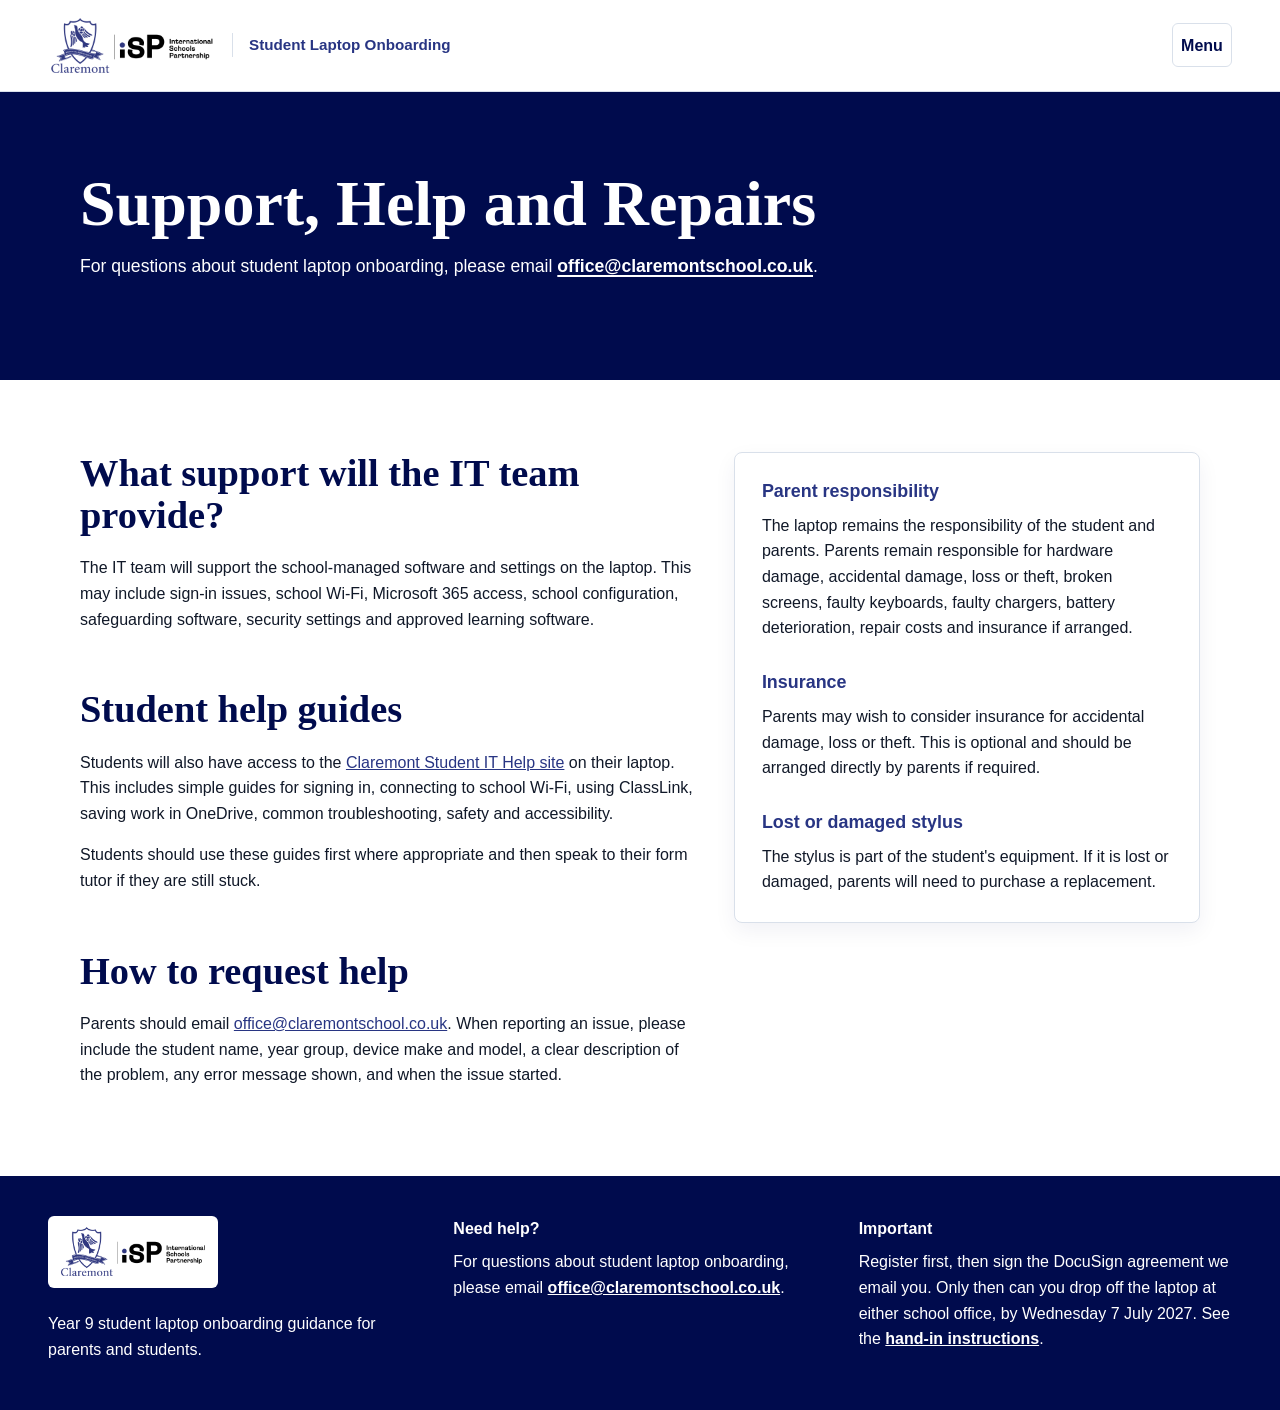
<file: support-repairs.html>
<!doctype html>
<html lang="en">
<head>
  <meta charset="utf-8">
  <meta name="viewport" content="width=device-width, initial-scale=1">
  <title>Support, Help and Repairs | Student Laptop Onboarding</title>
  <link rel="stylesheet" href="assets/css/styles.css?v=2027-1">
    <link rel="icon" href="/favicon.ico" sizes="any">
  <link rel="icon" type="image/png" sizes="32x32" href="assets/img/favicon-32.png">
  <link rel="apple-touch-icon" sizes="180x180" href="assets/img/favicon-180.png">
</head>
<body data-page="support">
  <a class="skip-link" href="#main">Skip to content</a>
  <div id="site-header"></div>
  <main id="main">
    <section class="page-hero">
      <div class="container">
        <h1>Support, Help and Repairs</h1>
        <p>For questions about student laptop onboarding, please email <a href="mailto:office@claremontschool.co.uk">office@claremontschool.co.uk</a>.</p>
      </div>
    </section>
    <section class="section">
      <div class="container two-col">
        <div>
          <h2>What support will the IT team provide?</h2>
          <p>The IT team will support the school-managed software and settings on the laptop. This may include sign-in issues, school Wi-Fi, Microsoft 365 access, school configuration, safeguarding software, security settings and approved learning software.</p>
          <h2>Student help guides</h2>
          <p>Students will also have access to the <a href="https://help.claremontstudent.co.uk/">Claremont Student IT Help site</a> on their laptop. This includes simple guides for signing in, connecting to school Wi-Fi, using ClassLink, saving work in OneDrive, common troubleshooting, safety and accessibility.</p>
          <p>Students should use these guides first where appropriate and then speak to their form tutor if they are still stuck.</p>
          <h2>How to request help</h2>
          <p>Parents should email <a href="mailto:office@claremontschool.co.uk">office@claremontschool.co.uk</a>. When reporting an issue, please include the student name, year group, device make and model, a clear description of the problem, any error message shown, and when the issue started.</p>
        </div>
        <aside class="card">
          <h3>Parent responsibility</h3>
          <p>The laptop remains the responsibility of the student and parents. Parents remain responsible for hardware damage, accidental damage, loss or theft, broken screens, faulty keyboards, faulty chargers, battery deterioration, repair costs and insurance if arranged.</p>
          <h3>Insurance</h3>
          <p>Parents may wish to consider insurance for accidental damage, loss or theft. This is optional and should be arranged directly by parents if required.</p>
          <h3>Lost or damaged stylus</h3>
          <p>The stylus is part of the student's equipment. If it is lost or damaged, parents will need to purchase a replacement.</p>
        </aside>
      </div>
    </section>
  </main>
  <div id="site-footer"></div>
  <script src="assets/js/site.js?v=2027-1"></script>
  <!-- Cloudflare Web Analytics --><script defer src="https://static.cloudflareinsights.com/beacon.min.js" data-cf-beacon='{"token": "9001152f644d4d7d98a3fd15e24efbdc"}'></script><!-- End Cloudflare Web Analytics -->
</body>
</html>
</file>
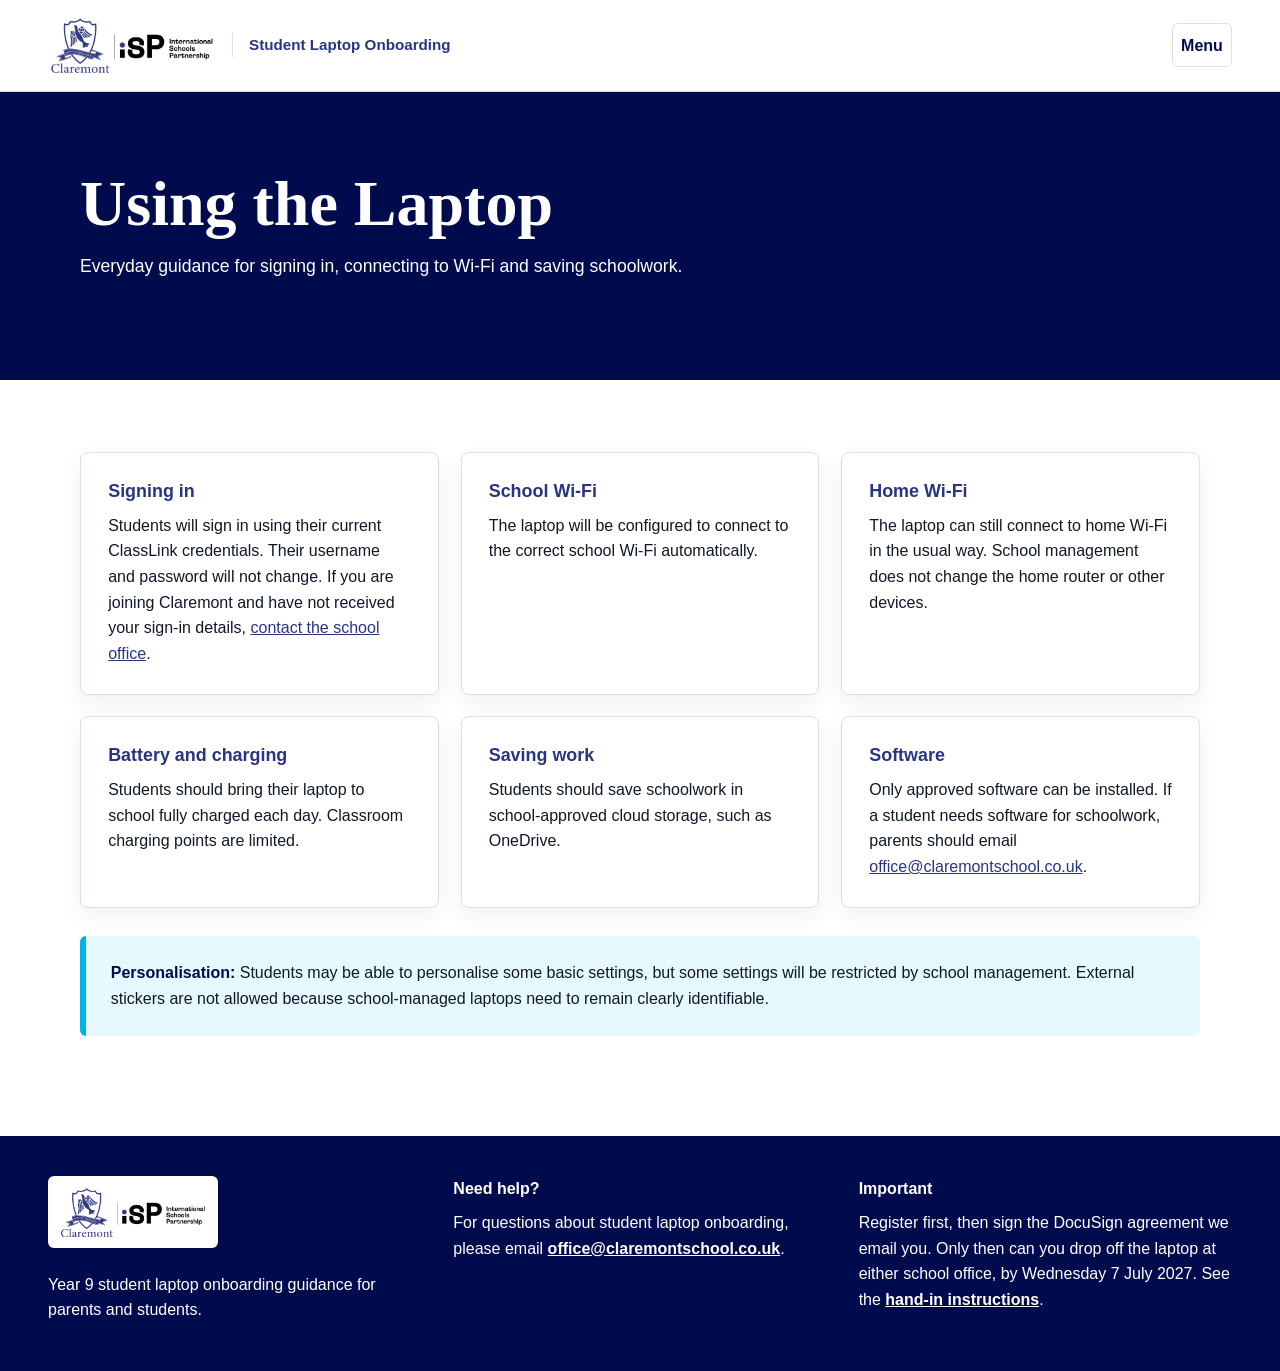
<file: using-laptop.html>
<!doctype html>
<html lang="en">
<head>
  <meta charset="utf-8">
  <meta name="viewport" content="width=device-width, initial-scale=1">
  <title>Using the Laptop | Student Laptop Onboarding</title>
  <link rel="stylesheet" href="assets/css/styles.css?v=2027-1">
    <link rel="icon" href="/favicon.ico" sizes="any">
  <link rel="icon" type="image/png" sizes="32x32" href="assets/img/favicon-32.png">
  <link rel="apple-touch-icon" sizes="180x180" href="assets/img/favicon-180.png">
</head>
<body data-page="using">
  <a class="skip-link" href="#main">Skip to content</a>
  <div id="site-header"></div>
  <main id="main">
    <section class="page-hero">
      <div class="container">
        <h1>Using the Laptop</h1>
        <p>Everyday guidance for signing in, connecting to Wi-Fi and saving schoolwork.</p>
      </div>
    </section>
    <section class="section">
      <div class="container grid">
        <article class="card">
          <h2 class="card-heading">Signing in</h2>
          <p>Students will sign in using their current ClassLink credentials. Their username and password will not change. If you are joining Claremont and have not received your sign-in details, <a href="support-repairs.html">contact the school office</a>.</p>
        </article>
        <article class="card">
          <h2 class="card-heading">School Wi-Fi</h2>
          <p>The laptop will be configured to connect to the correct school Wi-Fi automatically.</p>
        </article>
        <article class="card">
          <h2 class="card-heading">Home Wi-Fi</h2>
          <p>The laptop can still connect to home Wi-Fi in the usual way. School management does not change the home router or other devices.</p>
        </article>
        <article class="card">
          <h2 class="card-heading">Battery and charging</h2>
          <p>Students should bring their laptop to school fully charged each day. Classroom charging points are limited.</p>
        </article>
        <article class="card">
          <h2 class="card-heading">Saving work</h2>
          <p>Students should save schoolwork in school-approved cloud storage, such as OneDrive.</p>
        </article>
        <article class="card">
          <h2 class="card-heading">Software</h2>
          <p>Only approved software can be installed. If a student needs software for schoolwork, parents should email <a href="mailto:office@claremontschool.co.uk">office@claremontschool.co.uk</a>.</p>
        </article>
      </div>
      <div class="container">
        <div class="callout blue">
          <p><strong>Personalisation:</strong> Students may be able to personalise some basic settings, but some settings will be restricted by school management. External stickers are not allowed because school-managed laptops need to remain clearly identifiable.</p>
        </div>
      </div>
    </section>
  </main>
  <div id="site-footer"></div>
  <script src="assets/js/site.js?v=2027-1"></script>
  <!-- Cloudflare Web Analytics --><script defer src="https://static.cloudflareinsights.com/beacon.min.js" data-cf-beacon='{"token": "9001152f644d4d7d98a3fd15e24efbdc"}'></script><!-- End Cloudflare Web Analytics -->
</body>
</html>
</file>
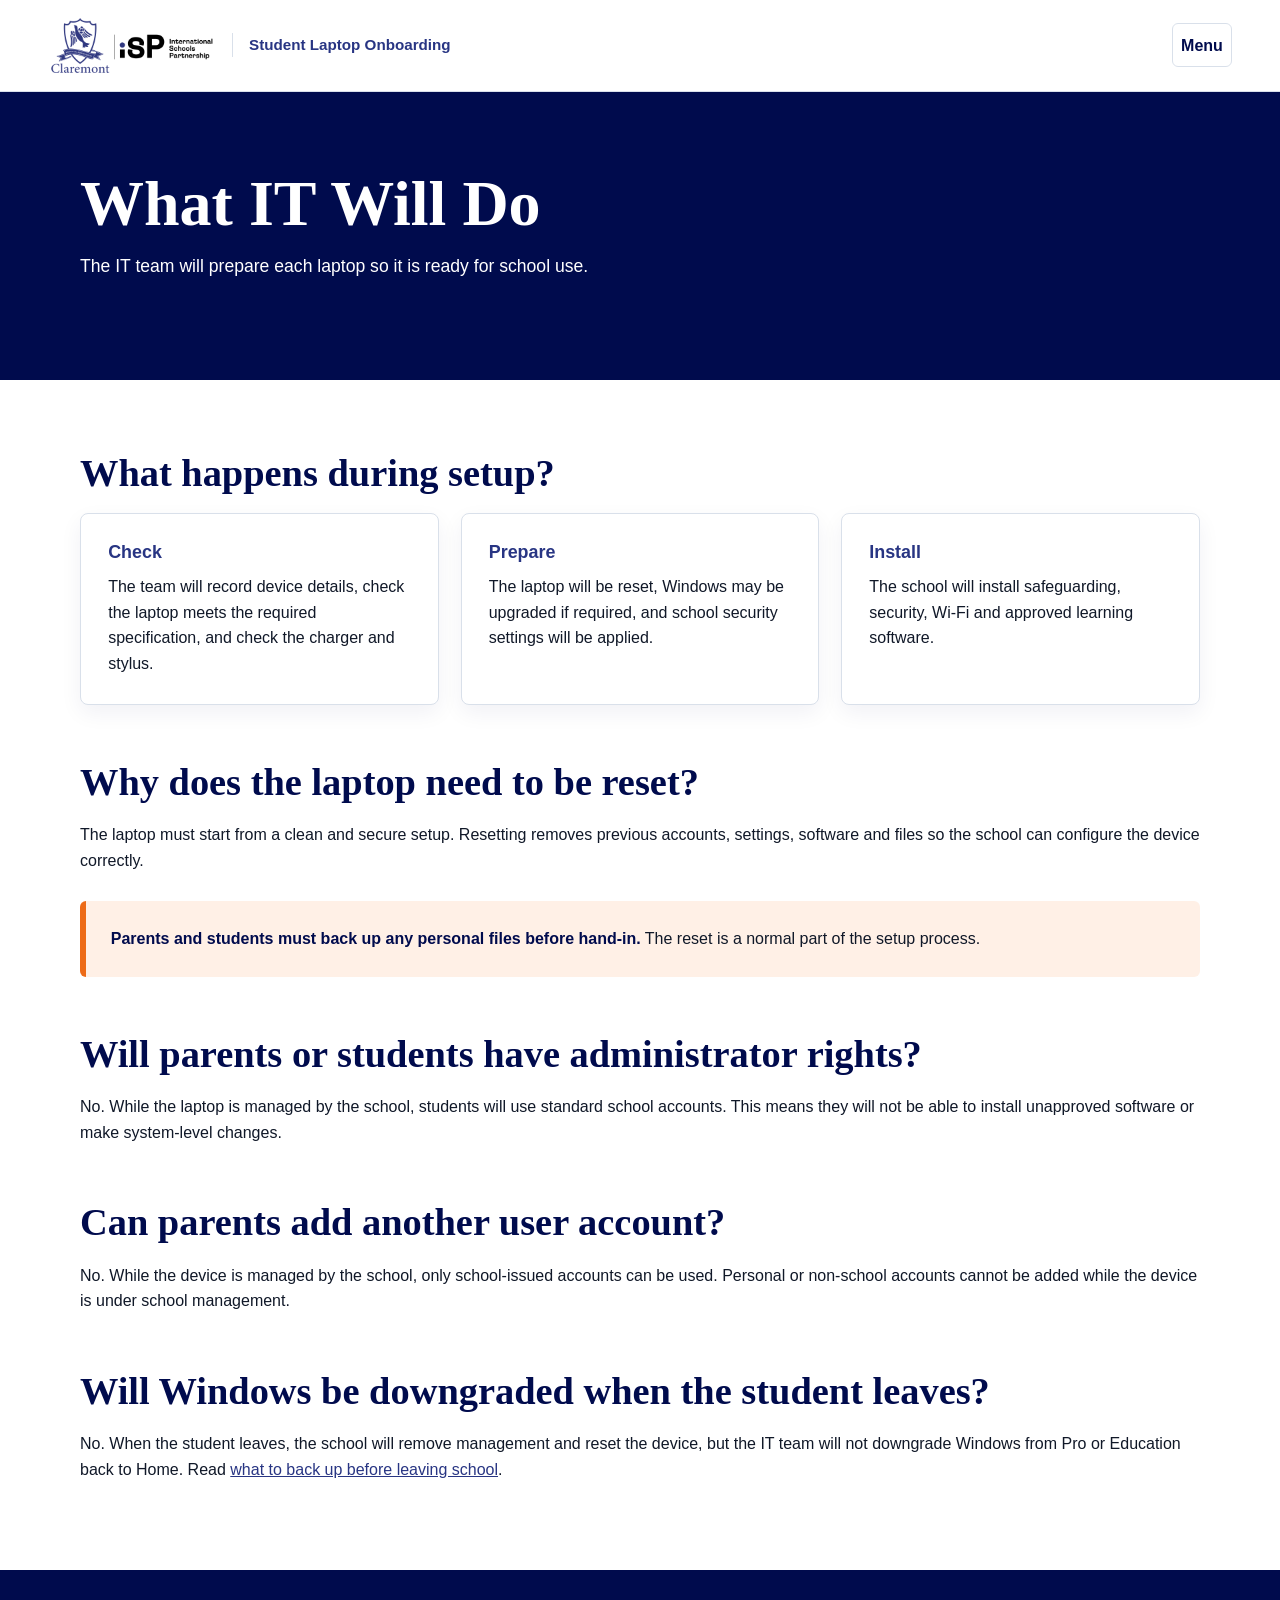
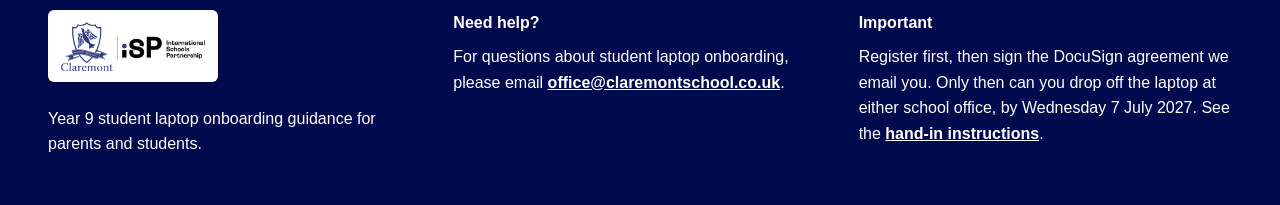
<file: what-it-will-do.html>
<!doctype html>
<html lang="en">
<head>
  <meta charset="utf-8">
  <meta name="viewport" content="width=device-width, initial-scale=1">
  <title>What IT Will Do | Student Laptop Onboarding</title>
  <link rel="stylesheet" href="assets/css/styles.css?v=2027-1">
    <link rel="icon" href="/favicon.ico" sizes="any">
  <link rel="icon" type="image/png" sizes="32x32" href="assets/img/favicon-32.png">
  <link rel="apple-touch-icon" sizes="180x180" href="assets/img/favicon-180.png">
</head>
<body data-page="it">
  <a class="skip-link" href="#main">Skip to content</a>
  <div id="site-header"></div>
  <main id="main">
    <section class="page-hero">
      <div class="container">
        <h1>What IT Will Do</h1>
        <p>The IT team will prepare each laptop so it is ready for school use.</p>
      </div>
    </section>
    <section class="section">
      <div class="container">
        <h2>What happens during setup?</h2>
        <div class="grid">
          <article class="card"><h3>Check</h3><p>The team will record device details, check the laptop meets the required specification, and check the charger and stylus.</p></article>
          <article class="card"><h3>Prepare</h3><p>The laptop will be reset, Windows may be upgraded if required, and school security settings will be applied.</p></article>
          <article class="card"><h3>Install</h3><p>The school will install safeguarding, security, Wi-Fi and approved learning software.</p></article>
        </div>
        <h2>Why does the laptop need to be reset?</h2>
        <p>The laptop must start from a clean and secure setup. Resetting removes previous accounts, settings, software and files so the school can configure the device correctly.</p>
        <div class="callout">
          <p><strong>Parents and students must back up any personal files before hand-in.</strong> The reset is a normal part of the setup process.</p>
        </div>
        <h2>Will parents or students have administrator rights?</h2>
        <p>No. While the laptop is managed by the school, students will use standard school accounts. This means they will not be able to install unapproved software or make system-level changes.</p>
        <h2>Can parents add another user account?</h2>
        <p>No. While the device is managed by the school, only school-issued accounts can be used. Personal or non-school accounts cannot be added while the device is under school management.</p>
        <h2>Will Windows be downgraded when the student leaves?</h2>
        <p>No. When the student leaves, the school will remove management and reset the device, but the IT team will not downgrade Windows from Pro or Education back to Home. Read <a href="leaving-school.html">what to back up before leaving school</a>.</p>
      </div>
    </section>
  </main>
  <div id="site-footer"></div>
  <script src="assets/js/site.js?v=2027-1"></script>
  <!-- Cloudflare Web Analytics --><script defer src="https://static.cloudflareinsights.com/beacon.min.js" data-cf-beacon='{"token": "9001152f644d4d7d98a3fd15e24efbdc"}'></script><!-- End Cloudflare Web Analytics -->
</body>
</html>
</file>
<file: assets/css/styles.css>
:root {
  --navy: #000b4d;
  --school-blue: #283583;
  --sky: #00b3e8;
  --sky-soft: #e5f9ff;
  --orange: #ed6b17;
  --orange-soft: #fff0e6;
  --ink: #101828;
  --muted: #526071;
  --line: #d9e0ea;
  --paper: #ffffff;
  --soft: #f5f7fb;
  --shadow: 0 16px 40px rgba(0, 11, 77, 0.12);
}

* {
  box-sizing: border-box;
}

html {
  scroll-behavior: smooth;
}

body {
  margin: 0;
  color: var(--ink);
  background: var(--paper);
  font-family: Arial, Helvetica, sans-serif;
  line-height: 1.6;
}

img {
  max-width: 100%;
}

a {
  color: var(--school-blue);
}

a:focus-visible,
button:focus-visible {
  outline: 3px solid var(--orange);
  outline-offset: 3px;
}

.sr-only {
  position: absolute;
  width: 1px;
  height: 1px;
  padding: 0;
  margin: -1px;
  overflow: hidden;
  clip: rect(0, 0, 0, 0);
  white-space: nowrap;
  border: 0;
}

.skip-link {
  position: absolute;
  left: 1rem;
  top: -4rem;
  z-index: 10;
  background: var(--navy);
  color: #fff;
  padding: 0.75rem 1rem;
}

.skip-link:focus {
  top: 1rem;
}

.site-header {
  position: sticky;
  top: 0;
  z-index: 5;
  display: flex;
  align-items: center;
  justify-content: space-between;
  gap: 1.5rem;
  padding: 1rem clamp(1rem, 4vw, 3rem);
  background: rgba(255, 255, 255, 0.96);
  border-bottom: 1px solid var(--line);
  backdrop-filter: blur(10px);
}

.brand {
  display: inline-flex;
  align-items: center;
  gap: 1rem;
  text-decoration: none;
  color: var(--navy);
  font-weight: 700;
  letter-spacing: 0;
}

.brand img {
  width: 168px;
  height: auto;
  display: block;
}

.brand span {
  border-left: 1px solid var(--line);
  padding-left: 1rem;
  font-size: 0.95rem;
  color: var(--school-blue);
}

.site-nav {
  display: flex;
  align-items: center;
  justify-content: flex-end;
  gap: 0.25rem;
  flex-wrap: nowrap;
}

.site-nav a {
  color: var(--navy);
  text-decoration: none;
  font-size: 0.88rem;
  font-weight: 700;
  padding: 0.55rem 0.7rem;
  border-bottom: 3px solid transparent;
}

.site-nav a:hover,
.site-nav a.active {
  color: var(--school-blue);
  border-bottom-color: var(--orange);
}

.nav-toggle {
  display: none;
  min-width: 60px;
  font: inherit;
  font-weight: bold;
  height: 44px;
  border: 1px solid var(--line);
  border-radius: 6px;
  background: #fff;
  color: var(--navy);
}

.hero {
  display: grid;
  grid-template-columns: minmax(0, 1.05fr) minmax(300px, 0.95fr);
  gap: clamp(2rem, 5vw, 4rem);
  align-items: center;
  padding: clamp(3rem, 8vw, 6rem) clamp(1rem, 4vw, 3rem);
  background: linear-gradient(110deg, var(--navy) 0%, var(--school-blue) 58%, #1c507a 100%);
  color: #fff;
}

.hero h1,
.page-hero h1 {
  margin: 0 0 1rem;
  font-family: Georgia, "Times New Roman", serif;
  font-size: clamp(2.35rem, 5vw, 4.7rem);
  line-height: 1;
  font-weight: 700;
  letter-spacing: 0;
}

.hero p,
.page-hero p {
  max-width: 760px;
  margin: 0 0 1.25rem;
  font-size: 1.1rem;
}

.hero-media {
  position: relative;
  overflow: hidden;
  min-height: 390px;
  border-radius: 8px;
  box-shadow: var(--shadow);
}

.hero-media img {
  width: 100%;
  height: 100%;
  min-height: 390px;
  object-fit: cover;
  display: block;
}

.page-hero {
  padding: clamp(3rem, 7vw, 5rem) clamp(1rem, 4vw, 3rem);
  background: var(--navy);
  color: #fff;
}

.page-hero a {
  color: #fff;
  font-weight: 700;
  text-decoration-thickness: 2px;
  text-underline-offset: 0.18em;
}

.container {
  width: min(1120px, calc(100% - 2rem));
  margin: 0 auto;
}

.section {
  padding: clamp(2.5rem, 6vw, 4.5rem) 0;
}

.section.soft {
  background: var(--soft);
}

.grid {
  display: grid;
  grid-template-columns: repeat(3, minmax(0, 1fr));
  gap: clamp(1rem, 2vw, 1.35rem);
}

.two-col {
  display: grid;
  grid-template-columns: minmax(0, 1fr) minmax(280px, 0.75fr);
  gap: 2rem;
  align-items: start;
}

h2 {
  margin: 0 0 1.2rem;
  color: var(--navy);
  font-family: Georgia, "Times New Roman", serif;
  font-size: clamp(1.8rem, 3vw, 2.6rem);
  line-height: 1.1;
  letter-spacing: 0;
}

h3,
.card-heading {
  font-family: inherit;
  margin: 1.65rem 0 0.65rem;
  color: var(--school-blue);
  font-size: 1.12rem;
  line-height: 1.25;
}

p + h2,
ul + h2,
ol + h2,
.grid + h2,
.timeline + h2,
.requirements-table + h2,
.callout + h2,
.download-list + h2 {
  margin-top: clamp(2.25rem, 5vw, 3.5rem);
}

p + h3,
ul + h3,
ol + h3,
.callout + h3 {
  margin-top: 1.9rem;
}

p {
  margin: 0 0 1rem;
}

ul,
ol {
  margin: 0 0 1.25rem;
  padding-left: 1.35rem;
}

li {
  margin: 0.35rem 0;
}

.lead {
  max-width: 780px;
  color: var(--muted);
  font-size: 1.08rem;
  margin-bottom: 1.5rem;
}

.button-row {
  display: flex;
  gap: 0.75rem;
  flex-wrap: wrap;
  margin-top: 1.5rem;
}

.button {
  display: inline-flex;
  align-items: center;
  justify-content: center;
  min-height: 44px;
  padding: 0.75rem 1rem;
  border: 2px solid var(--school-blue);
  border-radius: 6px;
  background: var(--school-blue);
  color: #fff;
  text-decoration: none;
  font-weight: 700;
  line-height: 1.2;
}

.button:hover {
  background: var(--navy);
  border-color: var(--navy);
}

.button.secondary {
  background: #fff;
  color: var(--school-blue);
}

.button.secondary:hover {
  color: var(--navy);
  border-color: var(--navy);
}

.button.light {
  background: #fff;
  color: var(--navy);
  border-color: #fff;
}

.card {
  padding: clamp(1.35rem, 2.2vw, 1.7rem);
  border: 1px solid var(--line);
  border-radius: 8px;
  background: #fff;
  box-shadow: 0 8px 22px rgba(0, 11, 77, 0.06);
}

.card h3:first-child,
.card-heading:first-child {
  margin-top: 0;
}

.card p:last-child,
.card ul:last-child,
.card ol:last-child,
.step p:last-child,
.download-item p:last-child {
  margin-bottom: 0;
}

.callout {
  margin: 1.75rem 0;
  padding: clamp(1.25rem, 2vw, 1.55rem);
  border-left: 6px solid var(--orange);
  border-radius: 6px;
  background: var(--orange-soft);
}

.callout p:last-child {
  margin-bottom: 0;
}

.callout.blue {
  border-left-color: var(--sky);
  background: var(--sky-soft);
}

.callout strong {
  color: var(--navy);
}

.timeline {
  display: grid;
  gap: clamp(1rem, 2vw, 1.35rem);
  counter-reset: step;
}

.step {
  position: relative;
  padding: clamp(1.3rem, 2vw, 1.65rem) clamp(1.3rem, 2vw, 1.65rem) clamp(1.3rem, 2vw, 1.65rem) 4.25rem;
  border: 1px solid var(--line);
  border-radius: 8px;
  background: #fff;
}

.step::before {
  counter-increment: step;
  content: counter(step);
  position: absolute;
  left: 1.15rem;
  top: 1.15rem;
  display: grid;
  place-items: center;
  width: 34px;
  height: 34px;
  border-radius: 50%;
  background: var(--school-blue);
  color: #fff;
  font-weight: 700;
}

.requirements-table {
  width: 100%;
  border-collapse: collapse;
  margin: 1.75rem 0;
  background: #fff;
  border: 1px solid var(--line);
}

.requirements-table th,
.requirements-table td {
  padding: 0.9rem;
  border-bottom: 1px solid var(--line);
  text-align: left;
  vertical-align: top;
}

.requirements-table th {
  background: var(--navy);
  color: #fff;
}

.requirements-table tr:last-child td {
  border-bottom: 0;
}

.faq-list details {
  border-bottom: 1px solid var(--line);
  padding: 1.2rem 0;
}

.faq-list summary {
  cursor: pointer;
  color: var(--navy);
  font-weight: 700;
}

.download-list {
  display: grid;
  gap: clamp(1rem, 2vw, 1.35rem);
}

.download-item {
  display: flex;
  justify-content: space-between;
  gap: 1rem;
  align-items: center;
  padding: clamp(1.35rem, 2.2vw, 1.7rem);
  border: 1px solid var(--line);
  border-radius: 8px;
  background: #fff;
}

.site-footer {
  display: grid;
  grid-template-columns: 1fr 1fr 1fr;
  gap: 2rem;
  padding: 2.5rem clamp(1rem, 4vw, 3rem);
  background: var(--navy);
  color: #fff;
}

.site-footer img {
  width: 170px;
  margin-bottom: 1rem;
}

.site-footer .footer-logo {
  padding: 0.6rem;
  border-radius: 6px;
  background: #fff;
}

.site-footer p {
  margin-bottom: 0.5rem;
}

.site-footer a {
  color: #fff;
  font-weight: 700;
}

@media (max-width: 1500px) {
  .site-header {
    align-items: center;
  }

  .nav-toggle {
    display: block;
    flex: 0 0 auto;
  }

  .site-nav {
    display: none;
    position: absolute;
    left: 0;
    right: 0;
    top: 100%;
    max-height: calc(100vh - 100%);
    max-height: calc(100dvh - 100%);
    overflow-y: auto;
    overscroll-behavior: contain;
    padding: 0.5rem 1rem 1rem;
    background: #fff;
    border-bottom: 1px solid var(--line);
    box-shadow: var(--shadow);
  }

  .site-nav.open {
    display: grid;
    grid-template-columns: repeat(3, minmax(0, 1fr));
    gap: 0.1rem 0.75rem;
  }
}

@media (max-width: 1120px) {
  .brand span {
    display: none;
  }
}

@media (max-width: 780px) {
  .hero,
  .two-col,
  .site-footer {
    grid-template-columns: 1fr;
  }

  .hero-media {
    min-height: 260px;
  }

  .hero-media img {
    min-height: 260px;
  }

  .grid {
    grid-template-columns: 1fr;
  }

  .download-item {
    align-items: flex-start;
    flex-direction: column;
  }

  .site-nav.open {
    grid-template-columns: 1fr;
  }

  .requirements-table,
  .requirements-table thead,
  .requirements-table tbody,
  .requirements-table tr,
  .requirements-table th,
  .requirements-table td {
    display: block;
  }

  .requirements-table {
    border: 0;
    background: transparent;
  }

  .requirements-table thead {
    position: absolute;
    width: 1px;
    height: 1px;
    overflow: hidden;
    clip: rect(0, 0, 0, 0);
    white-space: nowrap;
  }

  .requirements-table tbody {
    display: grid;
    gap: 0.9rem;
  }

  .requirements-table tr {
    border: 1px solid var(--line);
    border-radius: 8px;
    background: #fff;
    overflow: hidden;
  }

  .requirements-table td {
    padding: 0.75rem 0.95rem 0.85rem;
    border-bottom: 1px solid var(--line);
    overflow-wrap: anywhere;
  }

  .requirements-table td::before {
    content: attr(data-label);
    display: block;
    margin-bottom: 0.15rem;
    color: var(--school-blue);
    font-size: 0.78rem;
    font-weight: 700;
    text-transform: uppercase;
  }

  .requirements-table td:last-child {
    border-bottom: 0;
  }
}
</file>
